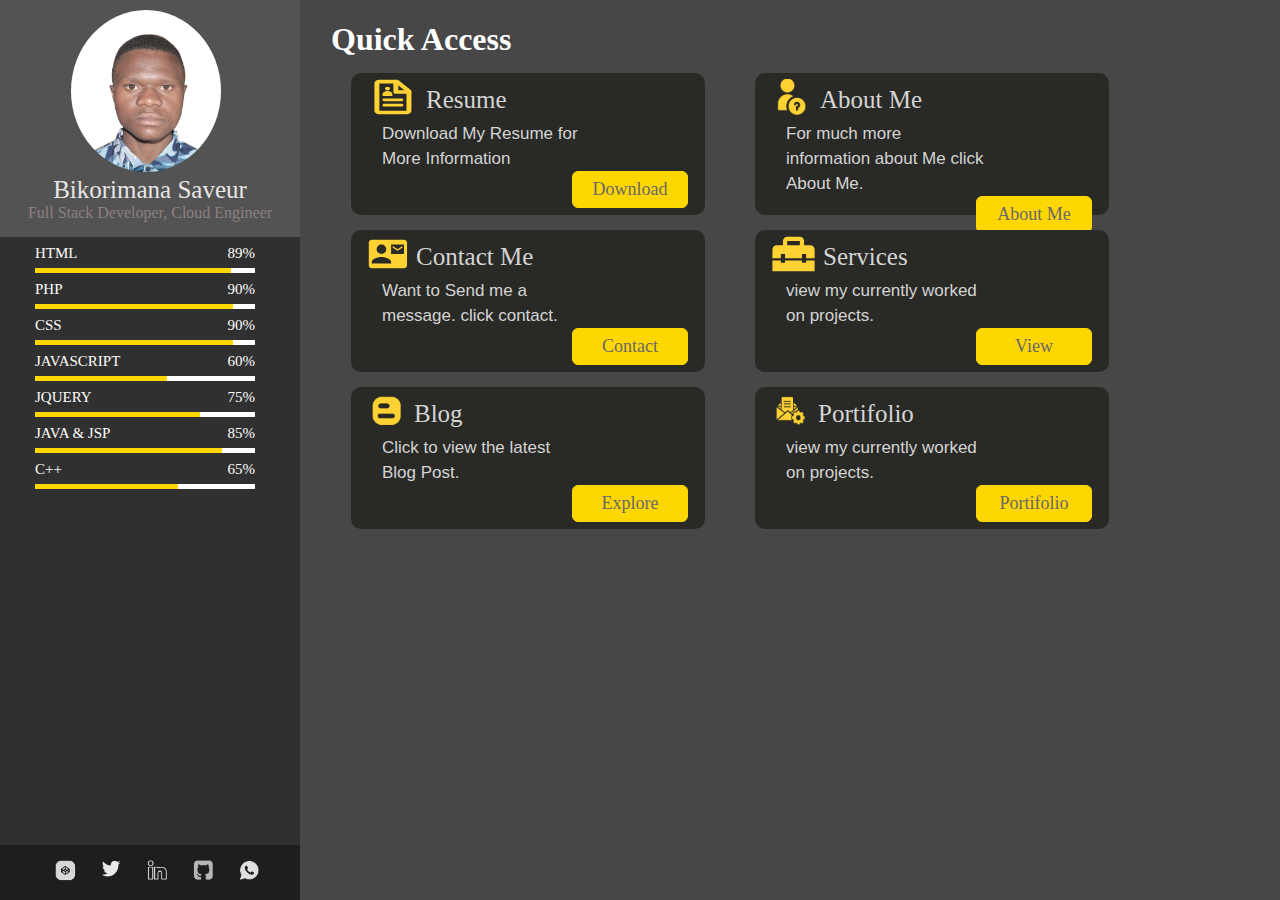
<file: index.html>
<!DOCTYPE html>
<html lang="en">
<head>
    <meta charset="UTF-8">
    <meta http-equiv="X-UA-Compatible" content="IE=edge">
    <meta name="viewport" content="width=device-width, initial-scale=1.0">
    <title>My Portifolio</title>
    <link rel="stylesheet"  media="(max-width:750px)" type="text/css" href="mobile_styles.css" />
    <link rel="stylesheet" media="(min-width:750px)"  href="styles.css">
</head>
<body>
    <div id="portifolio">
        <div class="profile">
            <div class="profilePicture">
                <div class="picture">
                <img src="images/saveur.jpg" width="150"/>
                </div>
                <span class="names"> Bikorimana Saveur</span>
                <span class="subtitle">Full Stack Developer, Cloud Engineer</span>
            </div>
            <div class="mobile_footer">
                <div class="progLanguage">
                    <div class="language">
                        <p class="lan">HTML</p>
                        <p class="prog">89%</p>
                    </div>
                    <div class="progress">
                        <div class="htmlProgress">

                        </div>
                    </div>
                </div>
                <div class="progLanguage">
                    <div class="language">
                        <p class="lan">PHP</p>
                        <p class="prog">90%</p>
                    </div>
                    <div class="progress">
                        <div class="phpProgress">

                        </div>
                    </div>
                </div>
                <div class="progLanguage">
                    <div class="language">
                        <p class="lan">CSS</p>
                        <p class="prog">90%</p>
                    </div>
                    <div class="progress">
                        <div class="cssProgress">

                        </div>
                    </div>
                </div>
                <div class="progLanguage">
                    <div class="language">
                        <p class="lan">JAVASCRIPT</p>
                        <p class="prog">60%</p>
                    </div>
                    <div class="progress">
                        <div class="jsProgress">

                        </div>
                    </div>
                </div>
                <div class="progLanguage">
                    <div class="language">
                        <p class="lan">JQUERY</p>
                        <p class="prog">75%</p>
                    </div>
                    <div class="progress">
                        <div class="jqueryProgress">

                        </div>
                    </div>
                </div>
                <div class="progLanguage">
                    <div class="language">
                        <p class="lan">JAVA & JSP</p>
                        <p class="prog">85%</p>
                    </div>
                    <div class="progress">
                        <div class="javaProgress">

                        </div>
                    </div>
                </div>
                <div class="progLanguage">
                    <div class="language">
                        <p class="lan">C++</p>
                        <p class="prog">65%</p>
                    </div>
                    <div class="progress">
                        <div class="cppProgress">

                        </div>
                    </div>
                </div>
                <div id="pageFooter">
                    <img src="images/codepen.png" width="31" height="31">
                    <img src="images/twiter.png" width="31" height="29">
                    <img src="images/linkedin.png" width="31" height="31">
                    <img src="images/github.png" width="31" height="31">
                    <img src="images/whatsapp.png" width="31" height="31">
                </div>
            </div>
        </div>

        <div class="portcontent">
           <h1 class="contentTitle margintop">Quick Access</h1>
            <div class="quickaccess">
               <div class="item">
                  <div class="item-title">
                    <span class="img">
                        <!-- <img src="images/goldResume.png" width="30" height="40"> -->
                        <svg width="50" height="38" viewBox="0 0 57 42" fill="none" xmlns="http://www.w3.org/2000/svg">
                            <path d="M22.2292 13.5268C23.8042 13.5268 25.0698 12.5958 25.0698 11.4373C25.0698 10.2788 23.8042 9.34781 22.2292 9.34781C20.6542 9.34781 19.3885 10.2788 19.3885 11.4373C19.3885 12.5958 20.6542 13.5268 22.2292 13.5268Z" fill="#FFD233"/>
                            <path fill-rule="evenodd" clip-rule="evenodd" d="M27.9385 18.0782C27.9385 15.8439 25.3792 14.2302 22.2292 14.2302C19.0792 14.2302 16.5198 15.8439 16.5198 18.0782V19.1333C16.5198 19.3195 16.6323 19.5057 16.801 19.6298C16.9698 19.7539 17.2229 19.8367 17.476 19.8367H26.9823C27.2354 19.8367 27.4885 19.7539 27.6573 19.6298C27.826 19.5057 27.9385 19.3195 27.9385 19.1333V18.0782ZM16.4635 24.1812C16.4635 23.7696 16.6858 23.375 17.0814 23.084C17.477 22.793 18.0135 22.6296 18.5729 22.6296H38.2604C38.8199 22.6296 39.3564 22.793 39.752 23.084C40.1476 23.375 40.3698 23.7696 40.3698 24.1812C40.3698 24.5927 40.1476 24.9873 39.752 25.2783C39.3564 25.5693 38.8199 25.7328 38.2604 25.7328H18.5729C18.0135 25.7328 17.477 25.5693 17.0814 25.2783C16.6858 24.9873 16.4635 24.5927 16.4635 24.1812ZM16.4635 30.3876C16.4635 29.9761 16.6858 29.5814 17.0814 29.2904C17.477 28.9994 18.0135 28.836 18.5729 28.836H38.2604C38.8199 28.836 39.3564 28.9994 39.752 29.2904C40.1476 29.5814 40.3698 29.9761 40.3698 30.3876C40.3698 30.7991 40.1476 31.1937 39.752 31.4847C39.3564 31.7757 38.8199 31.9392 38.2604 31.9392H18.5729C18.0135 31.9392 17.477 31.7757 17.0814 31.4847C16.6858 31.1937 16.4635 30.7991 16.4635 30.3876Z" fill="#FFD233"/>
                            <path fill-rule="evenodd" clip-rule="evenodd" d="M7.32292 5.5619C7.32292 3.28208 9.84855 1.42429 12.9479 1.42429H31.7635C33.3442 1.42429 34.8348 1.91666 35.8839 2.7297L35.9007 2.74419L48.0282 12.4717C49.0379 13.2641 49.5104 14.3005 49.5104 15.2853V36.594C49.5104 38.8738 46.9848 40.7316 43.8854 40.7316H12.9479C9.84855 40.7316 7.32292 38.8738 7.32292 36.594V5.5619ZM31.7607 5.5619H12.9479V36.594H43.8854V15.2687L31.8029 5.57638L31.7945 5.57431C31.7842 5.56884 31.7728 5.56465 31.7607 5.5619Z" fill="#FFD233"/>
                            <path fill-rule="evenodd" clip-rule="evenodd" d="M31.7635 1.42429C32.5095 1.42429 33.2248 1.64225 33.7523 2.03023C34.2797 2.4182 34.576 2.94441 34.576 3.49309V13.2165H46.6979C47.0673 13.2165 47.433 13.27 47.7742 13.374C48.1154 13.4779 48.4255 13.6303 48.6867 13.8224C48.9478 14.0145 49.155 14.2426 49.2963 14.4936C49.4377 14.7446 49.5104 15.0136 49.5104 15.2853C49.5104 15.557 49.4377 15.826 49.2963 16.077C49.155 16.328 48.9478 16.5561 48.6867 16.7482C48.4255 16.9403 48.1154 17.0927 47.7742 17.1966C47.433 17.3006 47.0673 17.3541 46.6979 17.3541H31.7635C31.0176 17.3541 30.3023 17.1361 29.7748 16.7482C29.2474 16.3602 28.951 15.834 28.951 15.2853V3.49309C28.951 2.94441 29.2474 2.4182 29.7748 2.03023C30.3023 1.64225 31.0176 1.42429 31.7635 1.42429Z" fill="#FFD233"/>
                            </svg>                            
                    </span>
                    <span class="ititle">Resume</span>
                  </div>
                  <p class="text">Download My Resume for More Information</p>
                  <div class="btn-container"><a href="#" class="button">Download</a></div>
               </div>
               <div class="item">
                <div class="item-title">
                  <span class="img">
                    <!-- <img src="images/about.png" width="30"> -->
                    <svg width="40" height="38" viewBox="0 0 60 54" fill="none" xmlns="http://www.w3.org/2000/svg" xmlns:xlink="http://www.w3.org/1999/xlink">
                        <rect width="60" height="54" fill="url(#pattern0)"/>
                        <defs>
                        <pattern id="pattern0" patternContentUnits="objectBoundingBox" width="1" height="1">
                        <use xlink:href="#image0_220_256" transform="translate(0 -0.164683) scale(0.00595238 0.00661376)"/>
                        </pattern>
                        <image id="image0_220_256" width="168" height="201" xlink:href="[data-uri]"/>
                        </defs>
                        </svg>
                </span>
                  <span class="ititle">About Me</span>
                </div>
                <p class="text">For much more information about Me click About Me.</p>
                <div class="btn-container"><a href="aboutme.html" class="button">About Me</a></div>
             </div>
               <div class="item">
                <div class="item-title">
                  <span class="img">
                    <!-- <img src="images/contact.png" width="30"> -->
                    <svg width="40" height="38" viewBox="0 0 45 43" fill="none" xmlns="http://www.w3.org/2000/svg">
                        <g clip-path="url(#clip0_220_229)">
                        <path d="M38.7812 14.3333V12.5417L33.3125 16.125L27.8438 12.5417V14.3333L33.3125 17.9167M40.6042 5.375H4.14583C3.1789 5.375 2.25157 5.75253 1.56784 6.42453C0.884114 7.09654 0.5 8.00797 0.5 8.95833L0.5 34.0417C0.5 34.992 0.884114 35.9035 1.56784 36.5755C2.25157 37.2475 3.1789 37.625 4.14583 37.625H40.6042C41.5711 37.625 42.4984 37.2475 43.1822 36.5755C43.8659 35.9035 44.25 34.992 44.25 34.0417V8.95833C44.25 8.00797 43.8659 7.09654 43.1822 6.42453C42.4984 5.75253 41.5711 5.375 40.6042 5.375ZM15.0833 10.75C16.5337 10.75 17.9247 11.3163 18.9503 12.3243C19.9759 13.3323 20.5521 14.6995 20.5521 16.125C20.5521 17.5505 19.9759 18.9177 18.9503 19.9257C17.9247 20.9337 16.5337 21.5 15.0833 21.5C13.6329 21.5 12.2419 20.9337 11.2163 19.9257C10.1908 18.9177 9.61458 17.5505 9.61458 16.125C9.61458 14.6995 10.1908 13.3323 11.2163 12.3243C12.2419 11.3163 13.6329 10.75 15.0833 10.75ZM26.0208 32.25H4.14583V30.4583C4.14583 26.875 11.4375 24.9042 15.0833 24.9042C18.7292 24.9042 26.0208 26.875 26.0208 30.4583M40.6042 21.5H26.0208V10.75H40.6042" fill="#FFD233"/>
                        </g>
                        <defs>
                        <clipPath id="clip0_220_229">
                        <rect width="43.75" height="43" fill="white" transform="translate(0.5)"/>
                        </clipPath>
                        </defs>
                        </svg>                                               
                </span>
                  <span class="ititle">Contact Me</span>
                </div>
                <p class="text">Want to Send me a message.  click contact.</p>
                <div class="btn-container"><a href="contactme.html" class="button">Contact</a></div>
             </div>             
             <div class="item">
                <div class="item-title">
                  <span class="img">
                    <!-- <img src="images/project.png" width="30"> -->
                    <svg width="43" height="38" viewBox="0 0 52 42" fill="none" xmlns="http://www.w3.org/2000/svg">
                        <path d="M0.5 42V28.875H10.7083V31.5H15.8125V28.875H36.2292V31.5H41.3333V28.875H51.5417V42H0.5ZM0.5 15.75C0.5 14.3062 1.00021 13.0699 2.00063 12.0409C2.99934 11.0136 4.20052 10.5 5.60417 10.5H13.2604V5.25C13.2604 3.80625 13.7606 2.57075 14.761 1.5435C15.7598 0.5145 16.9609 0 18.3646 0H33.6771C35.0807 0 36.2828 0.5145 37.2832 1.5435C38.2819 2.57075 38.7813 3.80625 38.7813 5.25V10.5H46.4375C47.8411 10.5 49.0432 11.0136 50.0436 12.0409C51.0423 13.0699 51.5417 14.3062 51.5417 15.75V26.25H41.3333V21H36.2292V26.25H15.8125V21H10.7083V26.25H0.5V15.75ZM18.3646 10.5H33.6771V5.25H18.3646V10.5Z" fill="#FFD233"/>
                    </svg>
                </span>
                  <span class="ititle">Services</span>
                </div>
                <p class="text">view my currently worked on projects.</p>
                <div class="btn-container"><a href="services.html" class="button">View</a></div>
             </div>
             <div class="item">
                <div class="item-title">
                  <span class="img">
                    <img src="images/goldblog.png" width="38" height="38">                                                                 
                </span>
                  <span class="ititle">Blog</span>
                </div>
                <p class="text">Click to view the latest Blog Post.</p>
                <div class="btn-container"><a href="blog.html" class="button">Explore</a></div>
             </div>
             <div class="item">
                <div class="item-title">
                  <span class="img">
                    <img src="images/goldport.png" width="38" height="38">                    
                </span>
                  <span class="ititle">Portifolio</span>
                </div>
                <p class="text">view my currently worked on projects.</p>
                <div class="btn-container"><a href="portifolio.html" class="button">Portifolio</a></div>
             </div>
           </div>           
        </div>
        <div class="profile mobile_only">
            <div class="progLanguage">
                <div class="language">
                    <p class="lan">HTML</p>
                    <p class="prog">89%</p>
                </div>
                <div class="progress">
                    <div class="htmlProgress">

                    </div>
                </div>
            </div>
            <div class="progLanguage">
                <div class="language">
                    <p class="lan">PHP</p>
                    <p class="prog">90%</p>
                </div>
                <div class="progress">
                    <div class="phpProgress">

                    </div>
                </div>
            </div>
            <div class="progLanguage">
                <div class="language">
                    <p class="lan">CSS</p>
                    <p class="prog">90%</p>
                </div>
                <div class="progress">
                    <div class="cssProgress">

                    </div>
                </div>
            </div>
            <div class="progLanguage">
                <div class="language">
                    <p class="lan">JAVASCRIPT</p>
                    <p class="prog">60%</p>
                </div>
                <div class="progress">
                    <div class="jsProgress">

                    </div>
                </div>
            </div>
            <div class="progLanguage">
                <div class="language">
                    <p class="lan">JQUERY</p>
                    <p class="prog">75%</p>
                </div>
                <div class="progress">
                    <div class="jqueryProgress">

                    </div>
                </div>
            </div>
            <div class="progLanguage">
                <div class="language">
                    <p class="lan">JAVA & JSP</p>
                    <p class="prog">85%</p>
                </div>
                <div class="progress">
                    <div class="javaProgress">

                    </div>
                </div>
            </div>
            <div class="progLanguage">
                <div class="language">
                    <p class="lan">C++</p>
                    <p class="prog">65%</p>
                </div>
                <div class="progress">
                    <div class="cppProgress">

                    </div>
                </div>
            </div>
            <div id="pageFooter">
                <img src="images/codepen.png" width="31" height="31">
                <img src="images/twiter.png" width="31" height="29">
                <img src="images/linkedin.png" width="31" height="31">
                <img src="images/github.png" width="31" height="31">
                <img src="images/whatsapp.png" width="31" height="31">
            </div>
        </div>
    </div>
</body>
</html>
</file>
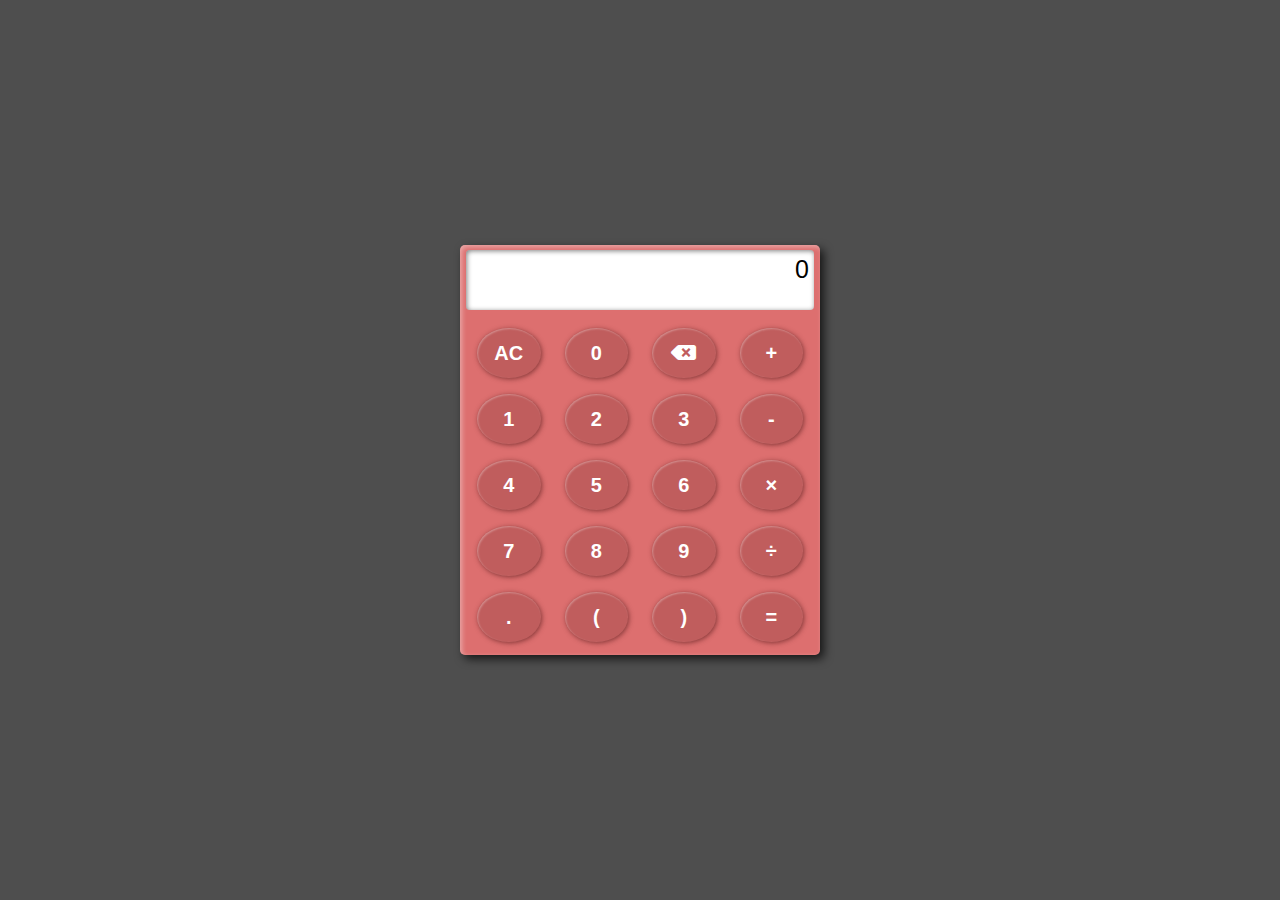
<file: Calculator/index.html>
<!DOCTYPE html>
<html lang="en">
<head>
  <meta charset="UTF-8">
  <meta http-equiv="X-UA-Compatible" content="IE=edge">
  <meta name="viewport" content="width=device-width, initial-scale=1.0">
  <link rel="stylesheet" href="https://cdnjs.cloudflare.com/ajax/libs/font-awesome/5.15.4/css/all.min.css">
  <link rel="stylesheet" href="style.css">
  <title>Calculator in javascript </title>
</head>

<body>
  <div class="container">
    <div class="calculator">
      <div class="output">
        <pre id="upper"></pre>
        <pre id="lower">0</pre>
      </div>
      <div class="input">
        <button onclick="pressAllClear()">AC</button>
        <button onclick="pressNum(this)">0</button>
        <button onclick="pressClear()"><i class="fas fa-backspace"></i></button>
        <button onclick="pressOperator(this)">+</button>
        <button onclick="pressNum(this)">1</button>
        <button onclick="pressNum(this)">2</button>
        <button onclick="pressNum(this)">3</button>
        <button onclick="pressOperator(this)">-</button>
        <button onclick="pressNum(this)">4</button>
        <button onclick="pressNum(this)">5</button>
        <button onclick="pressNum(this)">6</button>
        <button onclick="pressOperator(this)">×</button>
        <button onclick="pressNum(this)">7</button>
        <button onclick="pressNum(this)">8</button>
        <button onclick="pressNum(this)">9</button>
        <button onclick="pressOperator(this)">÷</button>
        <button onclick="pressDot()">.</button>
        <button onclick="pressBracket(this)">(</button>
        <button onclick="pressBracket(this)">)</button>
        <button onclick="pressEqual()">=</button>
      </div>
    </div>
  </div>
  <script type="text/javascript" src="script.js"></script>
</body>
</html>
</file>
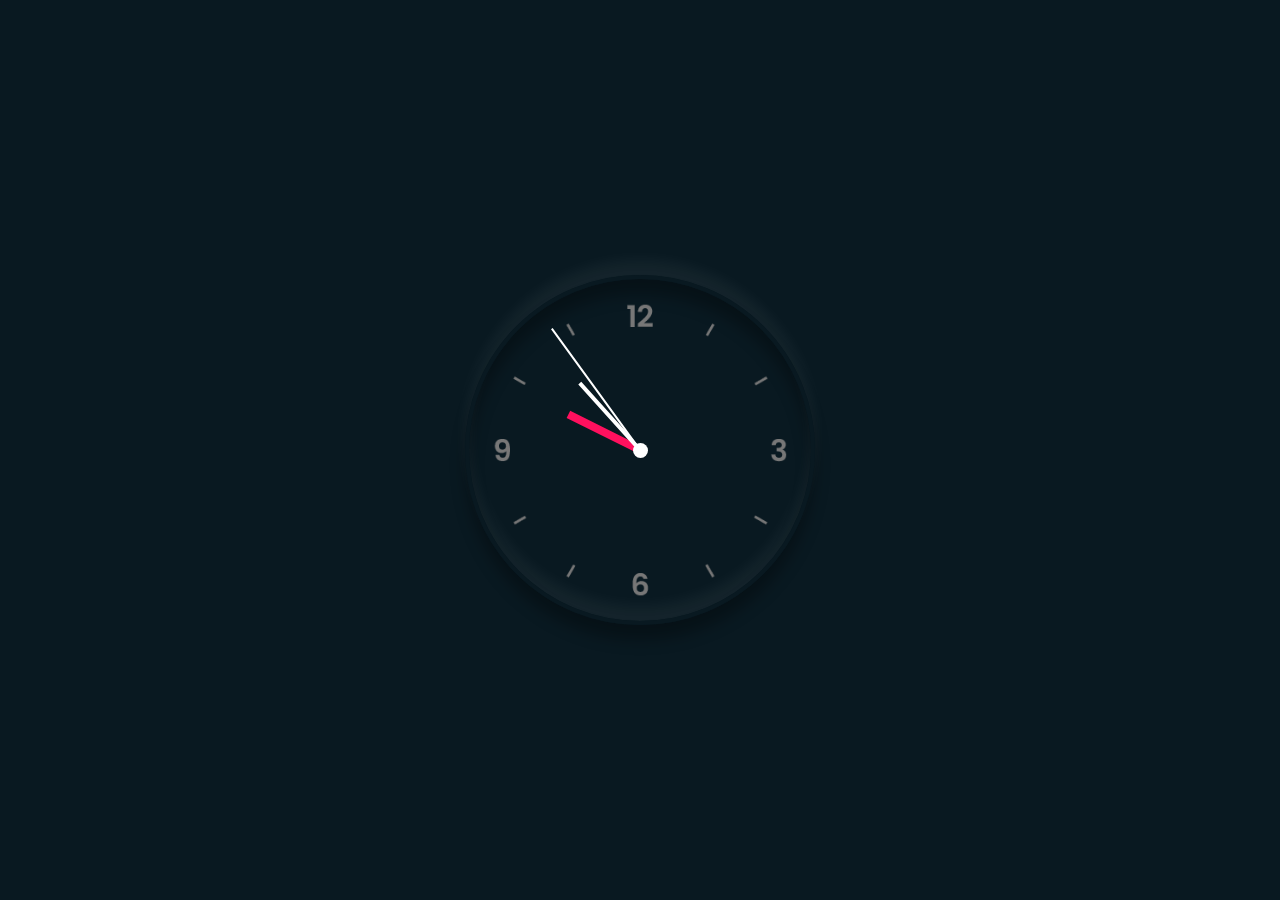
<file: Clock/index.html>
<!DOCTYPE html>
<html lang="en">
<head>
    <meta charset="UTF-8">
    <meta http-equiv="X-UA-Compatible" content="IE=edge">
    <meta name="viewport" content="width=device-width, initial-scale=1.0">
    <title>Analog clok implementation</title>
    <link rel="stylesheet" href="style.css">
</head>
<body>
    <div class="clock">
        <div class="hour">
            <div class="hr" id="hr"></div>
        </div>
        <div class="min">
            <div class="mn" id="mn"></div>
        </div>
        <div class="sec">
            <div class="sc" id="sc"></div>
        </div>
    </div>
    <script type="text/javascript">
        const deg=6;
        const hr=document.querySelector('#hr');
        const mn=document.querySelector('#mn');
        const sc=document.querySelector('#sc');
     setInterval(()=> {
        let day=new Date();
        let hh=day.getHours()*30;
        let mm=day.getMinutes()*deg;
        let ss=day.getSeconds()*deg;
        hr.style.transform = `rotateZ(${(hh)+(mm/12)+180}deg)`;
        mn.style.transform = `rotateZ(${mm+180}deg)`;
        sc.style.transform = `rotateZ(${ss+180}deg)`;
    });
    </script>
</body>
</html>
</file>
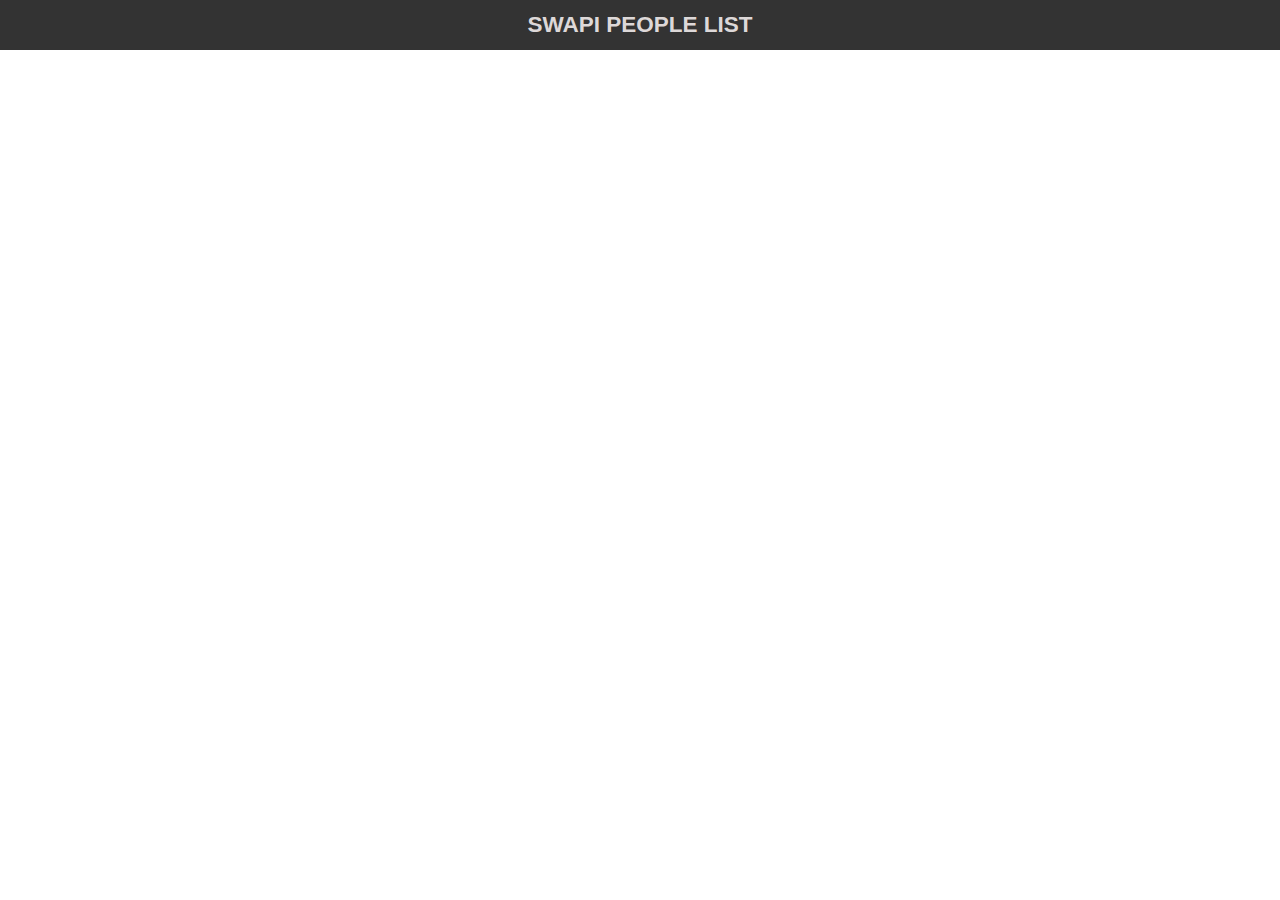
<file: SWAPI/index.html>
<!DOCTYPE html>
<html>
<head>
    <title>SWAPI PEOPLE LIST</title>
<meta name="viewport" content="width=device-width, initial-scale=1">
<link rel="stylesheet" href="styles.css">
</head>
<body>

<h2 class="sw_header">SWAPI PEOPLE LIST</h2>
<div id="swapi_content">
</div>
<div class="modal">		
  <div class="modal-wrap">
    <div class="cross">
    <img src="cross_png.svg" style="width:20px;height:20px;" alt="">  
    </div>
     <div id="modal"></div>
    </div>			          		
  </div>
<script type="text/javascript">
      const modal=document.getElementsByClassName("modal")[0];
      const modalWrap=document.getElementsByClassName("modal-wrap")[0];
      const API_KEY="563492ad6f91700001000001de87e6443b404176876f81a0ed91340d";

      window.onload=function() {
        getApiData();
        let exit=document.getElementsByClassName("cross")[0].addEventListener("click",closeModal);
      }
      function loadXHR(url) {

        return new Promise(function(resolve, reject) {
            try {
                var xhr = new XMLHttpRequest();
                xhr.open("GET", url);
                xhr.responseType = "blob";
                xhr.onerror = function() {reject("Network error.")};
                xhr.onload = function() {
                    if (xhr.status === 200) {resolve(xhr.response)}
                    else {reject("Loading error:" + xhr.statusText)}
                };
                xhr.send();
            }
            catch(err) {reject(err.message)}
        });
    }
    async function getApiData()
    {
        var single_card='';
        let response = await fetch("https://swapi.dev/api/people/");
        let response2=await fetch("https://api.pexels.com/v1/search?query=profile&per_page=10",{
                    method:"GET",
                    headers:{
                      Accept:"Application/json",
                      Authorization:API_KEY
                    }                   
        });
        if(response.status==200) {
             let data=await response.json();
             let data_photo= await response2.json();
           const arr = Object.keys(data).map((key) => [key, data[key]]);
           const arr_photo=Object.keys(data_photo).map((key) => [key,data_photo[key]]);
            for(let i=0;i<arr[3][1].length;i++)
            {
               loadXHR(arr_photo[2][1][i].src.portrait).then(function(blob) {
                let reader=new FileReader();
                reader.readAsDataURL(blob);
                   reader.addEventListener("load", () => {
                     let person={
                      image:reader.result,
                      id:arr_photo[2][1][i].id,
                      name:arr[3][1][i].name,
                      created:arr[3][1][i].created,
                      height:arr[3][1][i].height,
                      mass:arr[3][1][i].mass,
                      gender:arr[3][1][i].gender,
                      eye_color:arr[3][1][i].eye_color,
                      skin_color:arr[3][1][i].skin_color,
                      hair_color:arr[3][1][i].hair_color,
                      birth_year:arr[3][1][i].birth_year,
                      last_edited:arr[3][1][i].edited
                     };
                     localStorage.setItem("person_"+i,JSON.stringify(person));
                   });
              });
                single_card+='<div class="card" id="person_'+i+'" onclick="openModal(this)">';
                single_card+='<img src="'+arr_photo[2][1][i].src.portrait+'" height="340" alt="Avatar" style="width:100%">';
                single_card+='<div class="container">';
                single_card+='<h4><b>'+arr[3][1][i].name+'</b></h4>';
                single_card+=`<p>${(arr[3][1][i].created).substr(0,19)}</p>`;
                single_card+='</div>';
                single_card+='</div>';
            }
            localStorage.setItem("total_item",arr[3][1].length);
        }
      document.getElementById("swapi_content").innerHTML=single_card;
    }
    async function openModal(event) 
    {
            let modal_html="";
            let person_id=event.getAttribute("id");
            let total_item =localStorage.getItem("total_item");
            for(let i=0; i<total_item; i++)
            { 
              if(person_id=="person_"+i) {
                let pers=JSON.parse(localStorage.getItem("person_"+i));
                modal_html=` <img src="${pers.image}" alt="Photo">
                             <p>
                             <span><b>Names:</b>${pers.name}</span><br>
                             <span><b>Created at:</b>${pers.created}<span><br>
                             <span><b>Height:</b>${pers.height}<span><br>
                             <span><b>Mass:</b>${pers.mass}<span><br>
                             <span><b>Gender:</b>${pers.gender}<span><br>
                             <span><b>Eye Color:</b>${pers.eye_color}<span><br>
                             <span><b>Skin Color:</b>${pers.skin_color}<span><br>
                             <span><b>Hair Color:</b>${pers.hair_color}<span><br>
                             <span><b>Birth Year:</b>${pers.birth_year}<span><br>
                             <span><b>Last Edited:</b>${pers.last_edited}<span><br>
                             </p>
                             `;
                break;
              }
            }
            document.getElementById("modal").innerHTML=modal_html;
            modal.style.opacity=1;
            modal.style.zIndex=1050;
            modal.style.transition="all 300ms ease-in-out";
            modalWrap.style.opacity=1;
            modalWrap.style.transform="scale(1)";
            modalWrap.style.transition="opacity 250ms 500ms ease, transform 350ms 500ms ease";
    }
    function closeModal() 
    {
           modal.style.opacity=0;
           modal.style.zIndex=12;
          //  modal.style.transition="opacity 250ms 700ms ease";
           modalWrap.style.opacity=0;
           modalWrap.style.transform="scale(0.6)";
           modalWrap.style.transition="opacity 250ms 250ms ease, transform 300ms 250ms ease";
    }
</script>
</body>
</html>
</file>
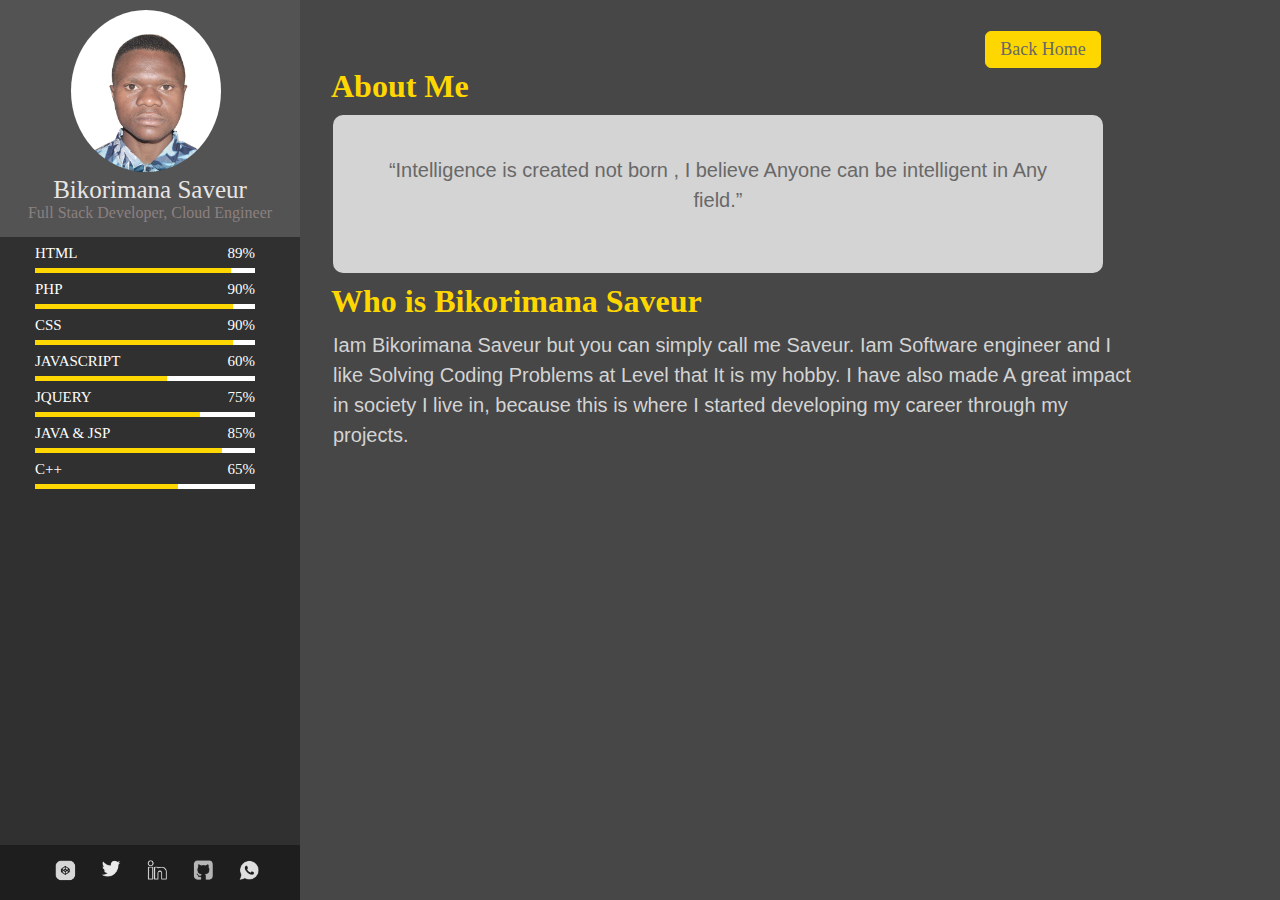
<file: aboutme.html>
<!DOCTYPE html>
<html lang="en">
<head>
    <meta charset="UTF-8">
    <meta http-equiv="X-UA-Compatible" content="IE=edge">
    <meta name="viewport" content="width=device-width, initial-scale=1.0">
    <title>My Portifolio</title>
    <link rel="stylesheet"  media="(max-width:750px)" type="text/css" href="mobile_styles.css" />
    <link rel="stylesheet" media="(min-width:750px)"  href="styles.css">
</head>
<body>
    <div id="portifolio">
        <div class="profile">
            <div class="profilePicture">
                <div class="picture">
                <img src="images/saveur.jpg" width="150"/>
                </div>
                <span class="names"> Bikorimana Saveur</span>
                <span class="subtitle">Full Stack Developer, Cloud Engineer</span>
            </div>
            <div class="mobile_footer">
                <div class="progLanguage">
                    <div class="language">
                        <p class="lan">HTML</p>
                        <p class="prog">89%</p>
                    </div>
                    <div class="progress">
                        <div class="htmlProgress">

                        </div>
                    </div>
                </div>
                <div class="progLanguage">
                    <div class="language">
                        <p class="lan">PHP</p>
                        <p class="prog">90%</p>
                    </div>
                    <div class="progress">
                        <div class="phpProgress">

                        </div>
                    </div>
                </div>
                <div class="progLanguage">
                    <div class="language">
                        <p class="lan">CSS</p>
                        <p class="prog">90%</p>
                    </div>
                    <div class="progress">
                        <div class="cssProgress">

                        </div>
                    </div>
                </div>
                <div class="progLanguage">
                    <div class="language">
                        <p class="lan">JAVASCRIPT</p>
                        <p class="prog">60%</p>
                    </div>
                    <div class="progress">
                        <div class="jsProgress">

                        </div>
                    </div>
                </div>
                <div class="progLanguage">
                    <div class="language">
                        <p class="lan">JQUERY</p>
                        <p class="prog">75%</p>
                    </div>
                    <div class="progress">
                        <div class="jqueryProgress">

                        </div>
                    </div>
                </div>
                <div class="progLanguage">
                    <div class="language">
                        <p class="lan">JAVA & JSP</p>
                        <p class="prog">85%</p>
                    </div>
                    <div class="progress">
                        <div class="javaProgress">

                        </div>
                    </div>
                </div>
                <div class="progLanguage">
                    <div class="language">
                        <p class="lan">C++</p>
                        <p class="prog">65%</p>
                    </div>
                    <div class="progress">
                        <div class="cppProgress">

                        </div>
                    </div>
                </div>
                <div id="pageFooter">
                    <img src="images/codepen.png" width="31" height="31">
                    <img src="images/twiter.png" width="31" height="29">
                    <img src="images/linkedin.png" width="31" height="31">
                    <img src="images/github.png" width="31" height="31">
                    <img src="images/whatsapp.png" width="31" height="31">
                </div>
            </div>
        </div>

        <div class="portcontent">
            <div class="backbutt"><a href="index.html" class="button">Back Home</a></div>
            <h1 class="contentTitle gold">About Me</h1>
            <div class="aboutQuote">
            <span class="quote">
            <q>Intelligence is created not born , I believe
                Anyone can be intelligent in Any field.</q>
            </span>
            </div>
            <h1 class="contentTitle gold">Who is Bikorimana Saveur</h1>
            <p class="whoami">
                Iam Bikorimana Saveur but you can simply call me
                Saveur. Iam Software engineer and I like Solving 
                Coding Problems at Level that It is my hobby.
                I have also made A great impact in society I live in,
                because this is where I started developing my career 
                through my projects.
            </p>
        </div>
        <div class="profile mobile_only">
            <div class="progLanguage">
                <div class="language">
                    <p class="lan">HTML</p>
                    <p class="prog">89%</p>
                </div>
                <div class="progress">
                    <div class="htmlProgress">

                    </div>
                </div>
            </div>
            <div class="progLanguage">
                <div class="language">
                    <p class="lan">PHP</p>
                    <p class="prog">90%</p>
                </div>
                <div class="progress">
                    <div class="phpProgress">

                    </div>
                </div>
            </div>
            <div class="progLanguage">
                <div class="language">
                    <p class="lan">CSS</p>
                    <p class="prog">90%</p>
                </div>
                <div class="progress">
                    <div class="cssProgress">

                    </div>
                </div>
            </div>
            <div class="progLanguage">
                <div class="language">
                    <p class="lan">JAVASCRIPT</p>
                    <p class="prog">60%</p>
                </div>
                <div class="progress">
                    <div class="jsProgress">

                    </div>
                </div>
            </div>
            <div class="progLanguage">
                <div class="language">
                    <p class="lan">JQUERY</p>
                    <p class="prog">75%</p>
                </div>
                <div class="progress">
                    <div class="jqueryProgress">

                    </div>
                </div>
            </div>
            <div class="progLanguage">
                <div class="language">
                    <p class="lan">JAVA & JSP</p>
                    <p class="prog">85%</p>
                </div>
                <div class="progress">
                    <div class="javaProgress">

                    </div>
                </div>
            </div>
            <div class="progLanguage">
                <div class="language">
                    <p class="lan">C++</p>
                    <p class="prog">65%</p>
                </div>
                <div class="progress">
                    <div class="cppProgress">

                    </div>
                </div>
            </div>
            <div id="pageFooter">
                <img src="images/codepen.png" width="31" height="31">
                <img src="images/twiter.png" width="31" height="29">
                <img src="images/linkedin.png" width="31" height="31">
                <img src="images/github.png" width="31" height="31">
                <img src="images/whatsapp.png" width="31" height="31">
            </div>
        </div>
    </div>
</body>
</html>
</file>
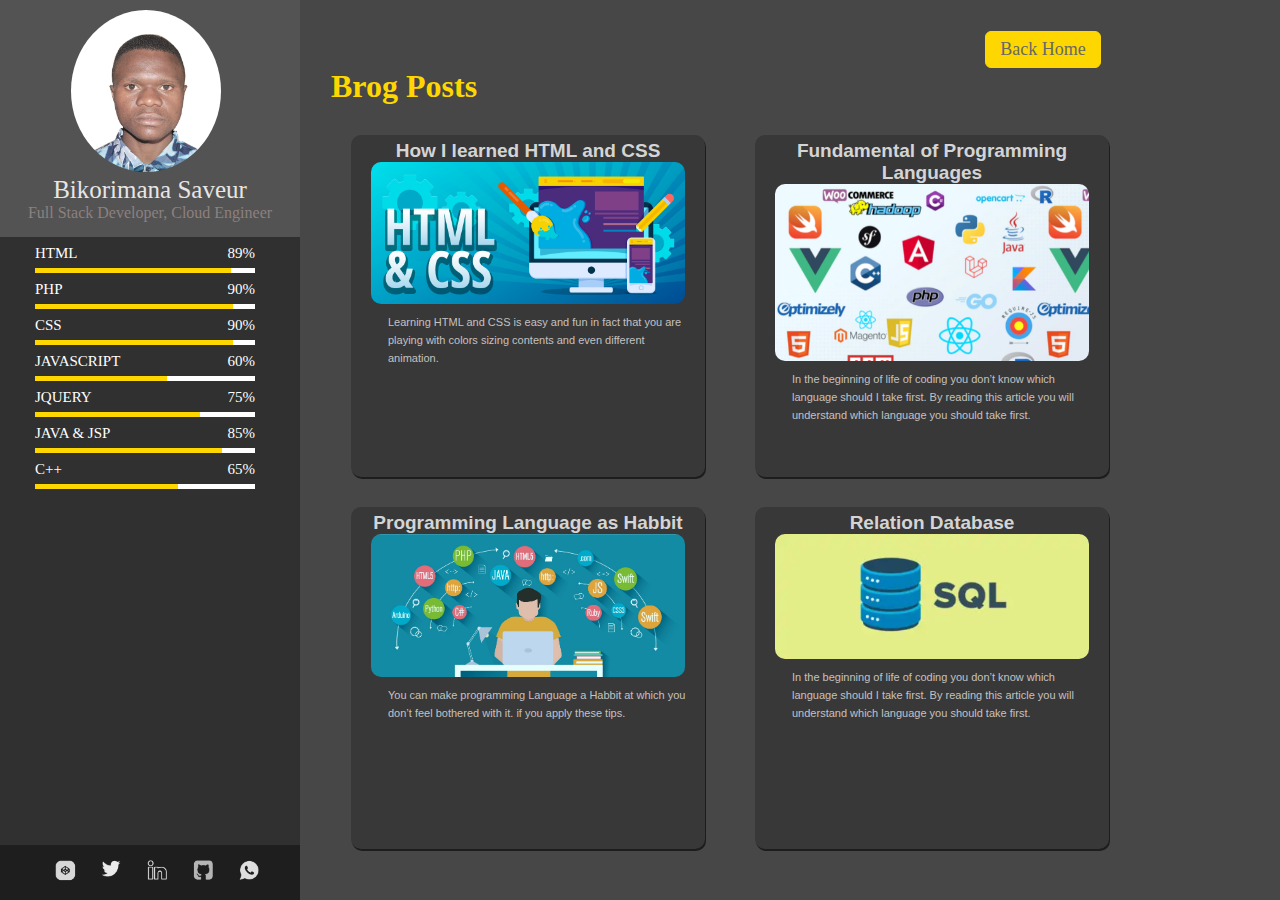
<file: blog.html>
<!DOCTYPE html>
<html lang="en">
<head>
    <meta charset="UTF-8">
    <meta http-equiv="X-UA-Compatible" content="IE=edge">
    <meta name="viewport" content="width=device-width, initial-scale=1.0">
    <title>My Portifolio</title>
    <link rel="stylesheet"  media="(max-width:750px)" type="text/css" href="mobile_styles.css" />
    <link rel="stylesheet" media="(min-width:750px)"  href="styles.css">
</head>
<body>
    <div id="portifolio">
        <div class="profile">
            <div class="profilePicture">
                <div class="picture">
                <img src="images/saveur.jpg" width="150"/>
                </div>
                <span class="names"> Bikorimana Saveur</span>
                <span class="subtitle">Full Stack Developer, Cloud Engineer</span>
            </div>
            <div class="mobile_footer">
                <div class="progLanguage">
                    <div class="language">
                        <p class="lan">HTML</p>
                        <p class="prog">89%</p>
                    </div>
                    <div class="progress">
                        <div class="htmlProgress">

                        </div>
                    </div>
                </div>
                <div class="progLanguage">
                    <div class="language">
                        <p class="lan">PHP</p>
                        <p class="prog">90%</p>
                    </div>
                    <div class="progress">
                        <div class="phpProgress">

                        </div>
                    </div>
                </div>
                <div class="progLanguage">
                    <div class="language">
                        <p class="lan">CSS</p>
                        <p class="prog">90%</p>
                    </div>
                    <div class="progress">
                        <div class="cssProgress">

                        </div>
                    </div>
                </div>
                <div class="progLanguage">
                    <div class="language">
                        <p class="lan">JAVASCRIPT</p>
                        <p class="prog">60%</p>
                    </div>
                    <div class="progress">
                        <div class="jsProgress">

                        </div>
                    </div>
                </div>
                <div class="progLanguage">
                    <div class="language">
                        <p class="lan">JQUERY</p>
                        <p class="prog">75%</p>
                    </div>
                    <div class="progress">
                        <div class="jqueryProgress">

                        </div>
                    </div>
                </div>
                <div class="progLanguage">
                    <div class="language">
                        <p class="lan">JAVA & JSP</p>
                        <p class="prog">85%</p>
                    </div>
                    <div class="progress">
                        <div class="javaProgress">

                        </div>
                    </div>
                </div>
                <div class="progLanguage">
                    <div class="language">
                        <p class="lan">C++</p>
                        <p class="prog">65%</p>
                    </div>
                    <div class="progress">
                        <div class="cppProgress">

                        </div>
                    </div>
                </div>
                <div id="pageFooter">
                    <img src="images/codepen.png" width="31" height="31">
                    <img src="images/twiter.png" width="31" height="29">
                    <img src="images/linkedin.png" width="31" height="31">
                    <img src="images/github.png" width="31" height="31">
                    <img src="images/whatsapp.png" width="31" height="31">
                </div>
            </div>
        </div>

        <div class="portcontent">
            <div class="backbutt"><a href="index.html" class="button backblog">Back Home</a></div>
            <h1 class="contentTitle gold">Brog Posts</h1>
             <div class="quickaccess">
                 <div class="item blog_card">
                     <h3 class="serviceTitle blog_title">How I learned HTML and CSS</h3>
                     <div class="blog_image">
                         <img src="images/htmlAndCss.png" class="img_blog" width="98%" height="60%">
                     </div>
                     <p class="textService blog_text">Learning HTML and CSS is easy and fun in fact that you are playing with colors sizing contents and even different animation.</p>
                 </div>
                 <div class="item blog_card">
                     <h3 class="serviceTitle blog_title">Fundamental of Programming Languages</h3>
                     <div class="blog_image">
                         <img src="images/programming.png" class="img_blog" width="98%" height="60%">
                     </div>
                     <p class="textService blog_text">In the beginning of life of coding you don’t know which language should I take first. By reading this article you will understand which language you should take first.</p>
                 </div>
                 <div class="item blog_card">
                     <h3 class="serviceTitle blog_title">Programming Language as Habbit</h3>
                     <div class="blog_image">
                         <img src="images/dfgs.jpeg" class="img_blog" width="98%" height="60%">
                     </div>
                     <p class="textService blog_text">You can make programming Language a Habbit  at which  you don’t feel bothered with it. if you  apply these tips.</p>
                 </div>
                 <div class="item blog_card">
                     <h3 class="serviceTitle blog_title">Relation Database</h3>
                     <div class="blog_image">
                         <img src="images/SQL-1-400x160.webp" class="img_blog" width="98%" height="60%">
                     </div>
                     <p class="textService blog_text">In the beginning of life of coding you don’t know which language should I take first. By reading this article you will understand which language you should take first.</p>
                 </div>
             </div>
         </div>
        <div class="profile mobile_only">
            <div class="progLanguage">
                <div class="language">
                    <p class="lan">HTML</p>
                    <p class="prog">89%</p>
                </div>
                <div class="progress">
                    <div class="htmlProgress">

                    </div>
                </div>
            </div>
            <div class="progLanguage">
                <div class="language">
                    <p class="lan">PHP</p>
                    <p class="prog">90%</p>
                </div>
                <div class="progress">
                    <div class="phpProgress">

                    </div>
                </div>
            </div>
            <div class="progLanguage">
                <div class="language">
                    <p class="lan">CSS</p>
                    <p class="prog">90%</p>
                </div>
                <div class="progress">
                    <div class="cssProgress">

                    </div>
                </div>
            </div>
            <div class="progLanguage">
                <div class="language">
                    <p class="lan">JAVASCRIPT</p>
                    <p class="prog">60%</p>
                </div>
                <div class="progress">
                    <div class="jsProgress">

                    </div>
                </div>
            </div>
            <div class="progLanguage">
                <div class="language">
                    <p class="lan">JQUERY</p>
                    <p class="prog">75%</p>
                </div>
                <div class="progress">
                    <div class="jqueryProgress">

                    </div>
                </div>
            </div>
            <div class="progLanguage">
                <div class="language">
                    <p class="lan">JAVA & JSP</p>
                    <p class="prog">85%</p>
                </div>
                <div class="progress">
                    <div class="javaProgress">

                    </div>
                </div>
            </div>
            <div class="progLanguage">
                <div class="language">
                    <p class="lan">C++</p>
                    <p class="prog">65%</p>
                </div>
                <div class="progress">
                    <div class="cppProgress">

                    </div>
                </div>
            </div>
            <div id="pageFooter">
                <img src="images/codepen.png" width="31" height="31">
                <img src="images/twiter.png" width="31" height="29">
                <img src="images/linkedin.png" width="31" height="31">
                <img src="images/github.png" width="31" height="31">
                <img src="images/whatsapp.png" width="31" height="31">
            </div>
        </div>
    </div>
</body>
</html>
</file>
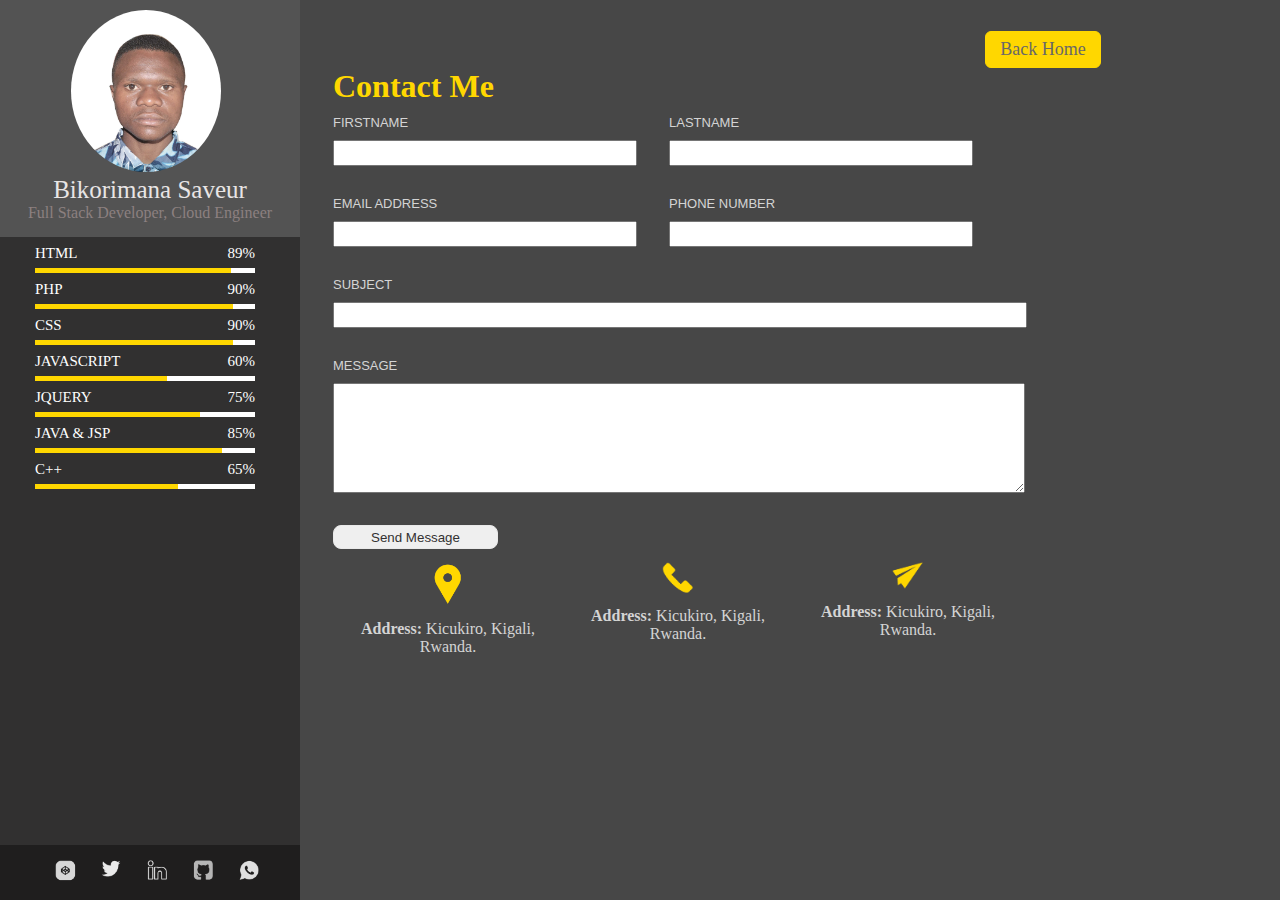
<file: contactme.html>
<!DOCTYPE html>
<html lang="en">
<head>
    <meta charset="UTF-8">
    <meta http-equiv="X-UA-Compatible" content="IE=edge">
    <meta name="viewport" content="width=device-width, initial-scale=1.0">
    <title>My Portifolio</title>
    <link rel="stylesheet"  media="(max-width:750px)" type="text/css" href="mobile_styles.css" />
    <link rel="stylesheet" media="(min-width:750px)"  href="styles.css">
</head>
<body>
    <div id="portifolio">
        <div class="profile">
            <div class="profilePicture">
                <div class="picture">
                <img src="images/saveur.jpg" width="150" alt="Saveur" />
                </div>
                <span class="names"> Bikorimana Saveur</span>
                <span class="subtitle">Full Stack Developer, Cloud Engineer</span>
            </div>
            <div class="mobile_footer">
                <div class="progLanguage">
                    <div class="language">
                        <p class="lan">HTML</p>
                        <p class="prog">89%</p>
                    </div>
                    <div class="progress">
                        <div class="htmlProgress">

                        </div>
                    </div>
                </div>
                <div class="progLanguage">
                    <div class="language">
                        <p class="lan">PHP</p>
                        <p class="prog">90%</p>
                    </div>
                    <div class="progress">
                        <div class="phpProgress">

                        </div>
                    </div>
                </div>
                <div class="progLanguage">
                    <div class="language">
                        <p class="lan">CSS</p>
                        <p class="prog">90%</p>
                    </div>
                    <div class="progress">
                        <div class="cssProgress">

                        </div>
                    </div>
                </div>
                <div class="progLanguage">
                    <div class="language">
                        <p class="lan">JAVASCRIPT</p>
                        <p class="prog">60%</p>
                    </div>
                    <div class="progress">
                        <div class="jsProgress">

                        </div>
                    </div>
                </div>
                <div class="progLanguage">
                    <div class="language">
                        <p class="lan">JQUERY</p>
                        <p class="prog">75%</p>
                    </div>
                    <div class="progress">
                        <div class="jqueryProgress">

                        </div>
                    </div>
                </div>
                <div class="progLanguage">
                    <div class="language">
                        <p class="lan">JAVA & JSP</p>
                        <p class="prog">85%</p>
                    </div>
                    <div class="progress">
                        <div class="javaProgress">

                        </div>
                    </div>
                </div>
                <div class="progLanguage">
                    <div class="language">
                        <p class="lan">C++</p>
                        <p class="prog">65%</p>
                    </div>
                    <div class="progress">
                        <div class="cppProgress">

                        </div>
                    </div>
                </div>
                <div id="pageFooter">
                    <img src="images/codepen.png" width="31" height="31">
                    <img src="images/twiter.png" width="31" height="29">
                    <img src="images/linkedin.png" width="31" height="31">
                    <img src="images/github.png" width="31" height="31">
                    <img src="images/whatsapp.png" width="31" height="31">
                </div>
            </div>
        </div>

        <div class="portcontent">
            <div class="backbutt"><a href="index.html" class="button">Back Home</a></div>
            <h1 class="contentTitle gold contactMe">Contact Me</h1>
            <div class="fullname">
                <div class="first_name">
                    <label for="first_name">FIRSTNAME</label>
                    <input type="text" name="first_name" id="first_name" onblur="validateFisrstName()">
                    <div class="firstname_error">Fill this field please</div>
                </div>
                <div class="last_name">
                    <label for="last_name">LASTNAME</label>
                    <input type="text" name="last_name" id="last_name" onblur="validateLastName()">
                    <div class="lastname_error">Fill this field please</div>
                </div>
            </div>           
            <div class="address">
                <div class="emailaddr">
                    <label for="emailaddr">EMAIL ADDRESS</label>
                    <input type="email" name="emailaddr" id="emailaddr" onblur="validateEmail()">
                    <div class="email_error">Fill this field please</div>
                </div>
                <div class="phone">
                    <label for="phone">PHONE NUMBER</label>
                    <input type="tel" name="phone" id="phone" onblur="validatePhone()">
                    <div class="phone_error">Fill this field please</div>
                </div>
            </div>
            <div class="subject">
                <label for="subject">SUBJECT</label>
                <input type="text" name="subject" id="subject" onblur="validateSubject()">
                <div class="subject_error">Fill this field please</div>
            </div>
            <div class="message">
                <label for="message">MESSAGE</label>
                <textarea name="message" id="message" onblur="validateMessage()"></textarea>
                <div class="message_error">Fill this field please</div>
            </div>
            <div class="sendMessage">
                <input type="submit" name="sendMessage" id="sendMessage" value="Send Message" onclick="validateContactForm()">
            </div>
            <div class="moreaddress">
                <div class="location">
                    <img src="images/location.png" width="40">
                    <p class="location_info"><span class="bold">Address:</span> Kicukiro, Kigali, Rwanda.</p>
                </div>
                <div class="myphone">
                    <img src="images/myphone.png" width="40">
                    <p class="location_info"><span class="bold">Address:</span> Kicukiro, Kigali, Rwanda.</p>
                </div>
                <div class="myemail">
                    <img src="images/myemaill.png" width="40">
                    <p class="location_info"><span class="bold">Address:</span> Kicukiro, Kigali, Rwanda.</p>
                </div>
            </div>
        </div>
        <div class="profile mobile_only">
            <div class="progLanguage">
                <div class="language">
                    <p class="lan">HTML</p>
                    <p class="prog">89%</p>
                </div>
                <div class="progress">
                    <div class="htmlProgress">

                    </div>
                </div>
            </div>
            <div class="progLanguage">
                <div class="language">
                    <p class="lan">PHP</p>
                    <p class="prog">90%</p>
                </div>
                <div class="progress">
                    <div class="phpProgress">

                    </div>
                </div>
            </div>
            <div class="progLanguage">
                <div class="language">
                    <p class="lan">CSS</p>
                    <p class="prog">90%</p>
                </div>
                <div class="progress">
                    <div class="cssProgress">

                    </div>
                </div>
            </div>
            <div class="progLanguage">
                <div class="language">
                    <p class="lan">JAVASCRIPT</p>
                    <p class="prog">60%</p>
                </div>
                <div class="progress">
                    <div class="jsProgress">

                    </div>
                </div>
            </div>
            <div class="progLanguage">
                <div class="language">
                    <p class="lan">JQUERY</p>
                    <p class="prog">75%</p>
                </div>
                <div class="progress">
                    <div class="jqueryProgress">

                    </div>
                </div>
            </div>
            <div class="progLanguage">
                <div class="language">
                    <p class="lan">JAVA & JSP</p>
                    <p class="prog">85%</p>
                </div>
                <div class="progress">
                    <div class="javaProgress">

                    </div>
                </div>
            </div>
            <div class="progLanguage">
                <div class="language">
                    <p class="lan">C++</p>
                    <p class="prog">65%</p>
                </div>
                <div class="progress">
                    <div class="cppProgress">

                    </div>
                </div>
            </div>
            <div id="pageFooter">
                <img src="images/codepen.png" width="31" height="31" alt="codepen">
                <img src="images/twiter.png" width="31" height="29" alt="twitter">
                <img src="images/linkedin.png" width="31" height="31" alt="lindedin">
                <img src="images/github.png" width="31" height="31" alt="github">
                <img src="images/whatsapp.png" width="31" height="31" alt="whatsapp">
            </div>
        </div>
    </div>
    <script src="javascript.js"></script>
</body>
</html>
</file>
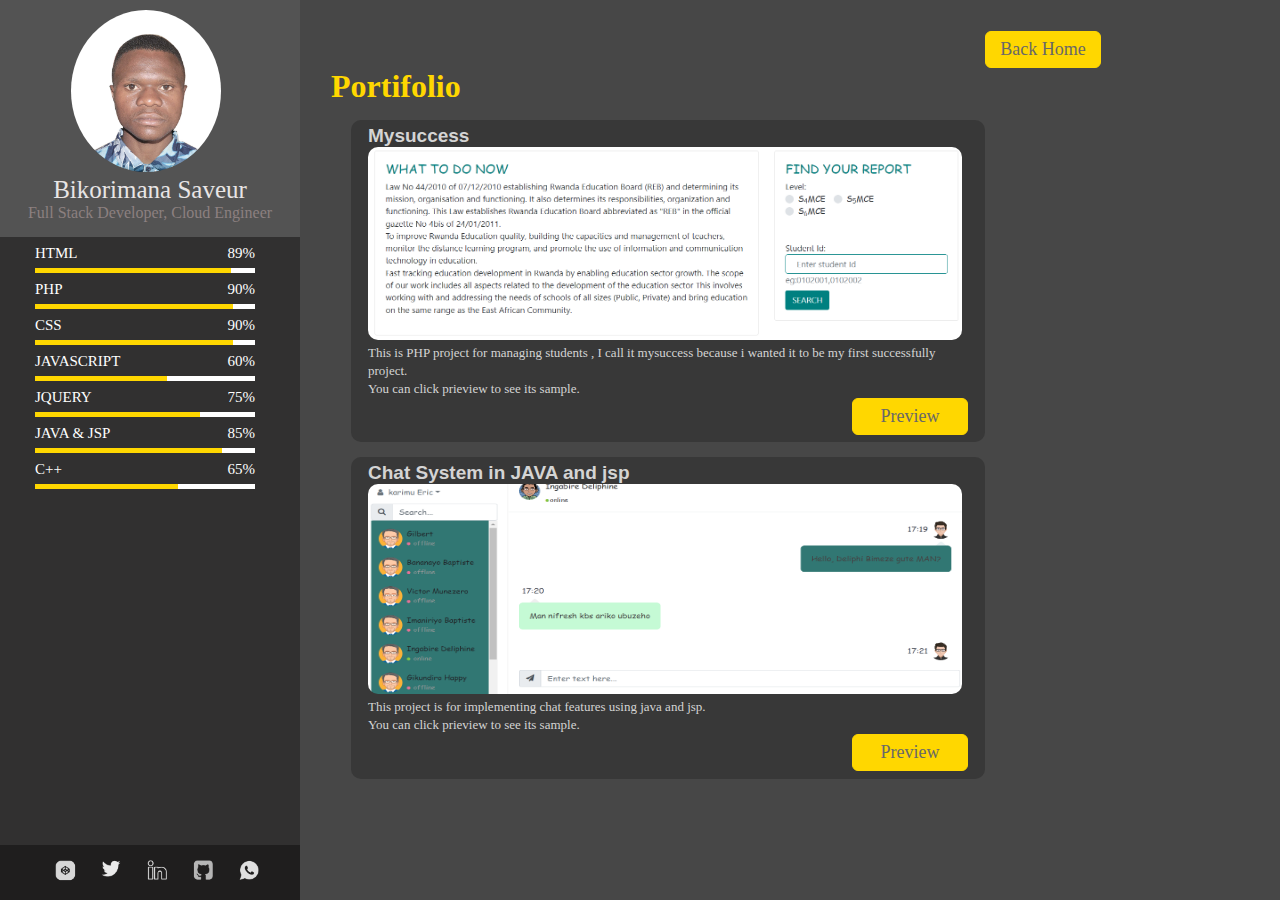
<file: portifolio.html>
<!DOCTYPE html>
<html lang="en">
<head>
    <meta charset="UTF-8">
    <meta http-equiv="X-UA-Compatible" content="IE=edge">
    <meta name="viewport" content="width=device-width, initial-scale=1.0">
    <title>My Portifolio</title>
    <link rel="stylesheet"  media="(max-width:750px)" type="text/css" href="mobile_styles.css" />
    <link rel="stylesheet" media="(min-width:750px)"  href="styles.css">
</head>
<body>
    <div id="portifolio">
        <div class="profile">
            <div class="profilePicture">
                <div class="picture">
                <img src="images/saveur.jpg" width="150"/>
                </div>
                <span class="names"> Bikorimana Saveur</span>
                <span class="subtitle">Full Stack Developer, Cloud Engineer</span>
            </div>
            <div class="mobile_footer">
                <div class="progLanguage">
                    <div class="language">
                        <p class="lan">HTML</p>
                        <p class="prog">89%</p>
                    </div>
                    <div class="progress">
                        <div class="htmlProgress">

                        </div>
                    </div>
                </div>
                <div class="progLanguage">
                    <div class="language">
                        <p class="lan">PHP</p>
                        <p class="prog">90%</p>
                    </div>
                    <div class="progress">
                        <div class="phpProgress">

                        </div>
                    </div>
                </div>
                <div class="progLanguage">
                    <div class="language">
                        <p class="lan">CSS</p>
                        <p class="prog">90%</p>
                    </div>
                    <div class="progress">
                        <div class="cssProgress">

                        </div>
                    </div>
                </div>
                <div class="progLanguage">
                    <div class="language">
                        <p class="lan">JAVASCRIPT</p>
                        <p class="prog">60%</p>
                    </div>
                    <div class="progress">
                        <div class="jsProgress">

                        </div>
                    </div>
                </div>
                <div class="progLanguage">
                    <div class="language">
                        <p class="lan">JQUERY</p>
                        <p class="prog">75%</p>
                    </div>
                    <div class="progress">
                        <div class="jqueryProgress">

                        </div>
                    </div>
                </div>
                <div class="progLanguage">
                    <div class="language">
                        <p class="lan">JAVA & JSP</p>
                        <p class="prog">85%</p>
                    </div>
                    <div class="progress">
                        <div class="javaProgress">

                        </div>
                    </div>
                </div>
                <div class="progLanguage">
                    <div class="language">
                        <p class="lan">C++</p>
                        <p class="prog">65%</p>
                    </div>
                    <div class="progress">
                        <div class="cppProgress">

                        </div>
                    </div>
                </div>
                <div id="pageFooter">
                    <img src="images/codepen.png" width="31" height="31">
                    <img src="images/twiter.png" width="31" height="29">
                    <img src="images/linkedin.png" width="31" height="31">
                    <img src="images/github.png" width="31" height="31">
                    <img src="images/whatsapp.png" width="31" height="31">
                </div>
            </div>
        </div>

        <div class="portcontent">
            <div class="backbutt"><a href="index.html" class="button backblog">Back Home</a></div>
            <h1 class="contentTitle gold">Portifolio</h1>
             <div class="quickaccess">
                 <div class="item port_card">
                     <h3 class="serviceTitle blog_title">Mysuccess</h3>
                     <div class="blog_image">
                         <img src="images/mysuccess.png" class="img_blog" width="99%" height="193">
                     </div>
                     <p class="blog_text port_text">This is PHP project  for managing students , I call it mysuccess because i wanted it to be my first successfully project.
                         <br>You can click prieview to see its sample.</p>
                     <div class="btn-container"><a href="http://mysuccess.epizy.com" target="__blank" class="button">Preview</a></div>
                 </div>
                 <div class="item port_card">
                     <h3 class="serviceTitle blog_title">Chat System in JAVA and jsp</h3>
                     <div class="blog_image">
                         <img src="images/chat.png" class="img_blog" width="99%" height="210">
                     </div>
                     <p class="blog_text port_text">This project is for implementing chat features using java and jsp.<br>
                         You can click prieview to see its sample.</p>
                     <div class="btn-container"><a href="#" class="button">Preview</a></div>
                 </div>               
             </div>
         </div>
        <div class="profile mobile_only">
            <div class="progLanguage">
                <div class="language">
                    <p class="lan">HTML</p>
                    <p class="prog">89%</p>
                </div>
                <div class="progress">
                    <div class="htmlProgress">

                    </div>
                </div>
            </div>
            <div class="progLanguage">
                <div class="language">
                    <p class="lan">PHP</p>
                    <p class="prog">90%</p>
                </div>
                <div class="progress">
                    <div class="phpProgress">

                    </div>
                </div>
            </div>
            <div class="progLanguage">
                <div class="language">
                    <p class="lan">CSS</p>
                    <p class="prog">90%</p>
                </div>
                <div class="progress">
                    <div class="cssProgress">

                    </div>
                </div>
            </div>
            <div class="progLanguage">
                <div class="language">
                    <p class="lan">JAVASCRIPT</p>
                    <p class="prog">60%</p>
                </div>
                <div class="progress">
                    <div class="jsProgress">

                    </div>
                </div>
            </div>
            <div class="progLanguage">
                <div class="language">
                    <p class="lan">JQUERY</p>
                    <p class="prog">75%</p>
                </div>
                <div class="progress">
                    <div class="jqueryProgress">

                    </div>
                </div>
            </div>
            <div class="progLanguage">
                <div class="language">
                    <p class="lan">JAVA & JSP</p>
                    <p class="prog">85%</p>
                </div>
                <div class="progress">
                    <div class="javaProgress">

                    </div>
                </div>
            </div>
            <div class="progLanguage">
                <div class="language">
                    <p class="lan">C++</p>
                    <p class="prog">65%</p>
                </div>
                <div class="progress">
                    <div class="cppProgress">

                    </div>
                </div>
            </div>
            <div id="pageFooter">
                <img src="images/codepen.png" width="31" height="31">
                <img src="images/twiter.png" width="31" height="29">
                <img src="images/linkedin.png" width="31" height="31">
                <img src="images/github.png" width="31" height="31">
                <img src="images/whatsapp.png" width="31" height="31">
            </div>
        </div>
    </div>
</body>
</html>
</file>
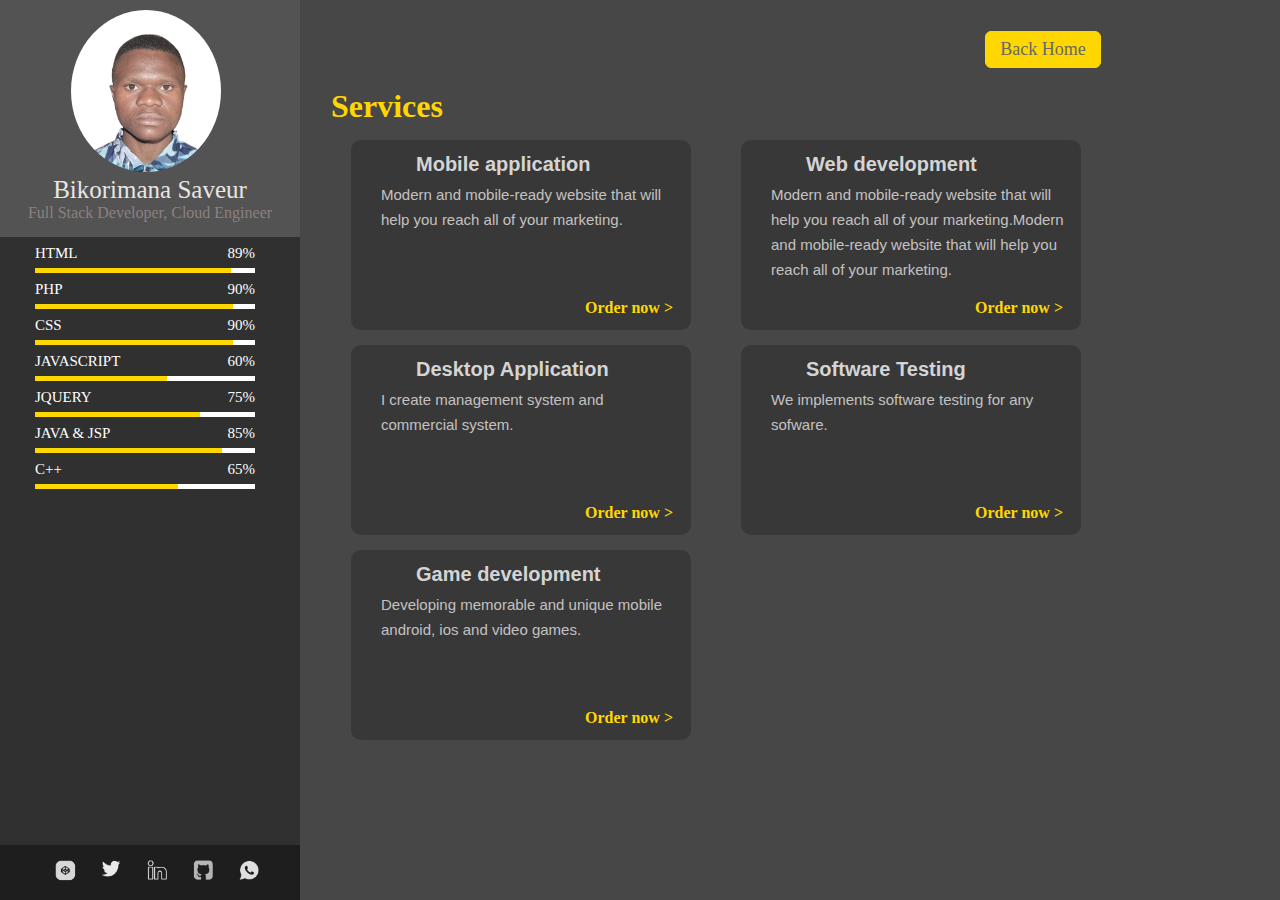
<file: services.html>
<!DOCTYPE html>
<html lang="en">
<head>
    <meta charset="UTF-8">
    <meta http-equiv="X-UA-Compatible" content="IE=edge">
    <meta name="viewport" content="width=device-width, initial-scale=1.0">
    <title>My Portifolio</title>
    <link rel="stylesheet"  media="(max-width:750px)" type="text/css" href="mobile_styles.css" />
    <link rel="stylesheet" media="(min-width:750px)"  href="styles.css">
</head>
<body>
    <div id="portifolio">
        <div class="profile">
            <div class="profilePicture">
                <div class="picture">
                <img src="images/saveur.jpg" width="150"/>
                </div>
                <span class="names"> Bikorimana Saveur</span>
                <span class="subtitle">Full Stack Developer, Cloud Engineer</span>
            </div>
            <div class="mobile_footer">
                <div class="progLanguage">
                    <div class="language">
                        <p class="lan">HTML</p>
                        <p class="prog">89%</p>
                    </div>
                    <div class="progress">
                        <div class="htmlProgress">

                        </div>
                    </div>
                </div>
                <div class="progLanguage">
                    <div class="language">
                        <p class="lan">PHP</p>
                        <p class="prog">90%</p>
                    </div>
                    <div class="progress">
                        <div class="phpProgress">

                        </div>
                    </div>
                </div>
                <div class="progLanguage">
                    <div class="language">
                        <p class="lan">CSS</p>
                        <p class="prog">90%</p>
                    </div>
                    <div class="progress">
                        <div class="cssProgress">

                        </div>
                    </div>
                </div>
                <div class="progLanguage">
                    <div class="language">
                        <p class="lan">JAVASCRIPT</p>
                        <p class="prog">60%</p>
                    </div>
                    <div class="progress">
                        <div class="jsProgress">

                        </div>
                    </div>
                </div>
                <div class="progLanguage">
                    <div class="language">
                        <p class="lan">JQUERY</p>
                        <p class="prog">75%</p>
                    </div>
                    <div class="progress">
                        <div class="jqueryProgress">

                        </div>
                    </div>
                </div>
                <div class="progLanguage">
                    <div class="language">
                        <p class="lan">JAVA & JSP</p>
                        <p class="prog">85%</p>
                    </div>
                    <div class="progress">
                        <div class="javaProgress">

                        </div>
                    </div>
                </div>
                <div class="progLanguage">
                    <div class="language">
                        <p class="lan">C++</p>
                        <p class="prog">65%</p>
                    </div>
                    <div class="progress">
                        <div class="cppProgress">

                        </div>
                    </div>
                </div>
                <div id="pageFooter">
                    <img src="images/codepen.png" width="31" height="31">
                    <img src="images/twiter.png" width="31" height="29">
                    <img src="images/linkedin.png" width="31" height="31">
                    <img src="images/github.png" width="31" height="31">
                    <img src="images/whatsapp.png" width="31" height="31">
                </div>
            </div>
        </div>

        <div class="portcontent">
            <div class="backbutt"><a href="index.html" class="button">Back Home</a></div>
            <h1 class="contentTitle margintop gold">Services</h1>
             <div class="quickaccess">
                 <div class="serviceItem">
                     <h3 class="serviceTitle">Mobile application</h3>
                     <p class="textService">Modern and mobile-ready website that will help you reach all of your marketing.</p>
                     <div class="btn-container"><a href="#" class="btnService">Order now ></a></div>
                  </div>
                  <div class="serviceItem">
                      <h3 class="serviceTitle">Web development</h3>
                      <p class="textService">Modern and mobile-ready website that will help you reach all of your marketing.Modern and mobile-ready website that will help you reach all of your marketing.</p>
                      <div class="btn-container"><a href="#" class="btnService">Order now ></a></div>
                  </div>
                  <div class="serviceItem">
                      <h3 class="serviceTitle">Desktop Application</h3>
                      <p class="textService">I create management system and commercial system.</p>
                      <div class="btn-container"><a href="#" class="btnService">Order now ></a></div>
                  </div>
                  <div class="serviceItem">
                      <h3 class="serviceTitle">Software Testing</h3>
                      <p class="textService">We implements software testing for  any sofware.</p>
                      <div class="btn-container"><a href="#" class="btnService">Order now ></a></div>
                  </div>
                  <div class="serviceItem">
                      <h3 class="serviceTitle">Game development</h3>
                      <p class="textService">Developing memorable and unique mobile android, ios and video games.</p>
                      <div class="btn-container"><a href="#" class="btnService">Order now ></a></div>
                  </div>
             </div>
         </div>
        <div class="profile mobile_only">
            <div class="progLanguage">
                <div class="language">
                    <p class="lan">HTML</p>
                    <p class="prog">89%</p>
                </div>
                <div class="progress">
                    <div class="htmlProgress">

                    </div>
                </div>
            </div>
            <div class="progLanguage">
                <div class="language">
                    <p class="lan">PHP</p>
                    <p class="prog">90%</p>
                </div>
                <div class="progress">
                    <div class="phpProgress">

                    </div>
                </div>
            </div>
            <div class="progLanguage">
                <div class="language">
                    <p class="lan">CSS</p>
                    <p class="prog">90%</p>
                </div>
                <div class="progress">
                    <div class="cssProgress">

                    </div>
                </div>
            </div>
            <div class="progLanguage">
                <div class="language">
                    <p class="lan">JAVASCRIPT</p>
                    <p class="prog">60%</p>
                </div>
                <div class="progress">
                    <div class="jsProgress">

                    </div>
                </div>
            </div>
            <div class="progLanguage">
                <div class="language">
                    <p class="lan">JQUERY</p>
                    <p class="prog">75%</p>
                </div>
                <div class="progress">
                    <div class="jqueryProgress">

                    </div>
                </div>
            </div>
            <div class="progLanguage">
                <div class="language">
                    <p class="lan">JAVA & JSP</p>
                    <p class="prog">85%</p>
                </div>
                <div class="progress">
                    <div class="javaProgress">

                    </div>
                </div>
            </div>
            <div class="progLanguage">
                <div class="language">
                    <p class="lan">C++</p>
                    <p class="prog">65%</p>
                </div>
                <div class="progress">
                    <div class="cppProgress">

                    </div>
                </div>
            </div>
            <div id="pageFooter">
                <img src="images/codepen.png" width="31" height="31">
                <img src="images/twiter.png" width="31" height="29">
                <img src="images/linkedin.png" width="31" height="31">
                <img src="images/github.png" width="31" height="31">
                <img src="images/whatsapp.png" width="31" height="31">
            </div>
        </div>
    </div>
</body>
</html>
</file>
<file: mobile_styles.css>
:root {
    --margin-left:2em;
    --color:#d4d4d4;
  }
  body {
    width:100%;
    
  }
  *  {
    margin:0px;
    padding:0px;
  }
  /* #portifolio {
    height:100vh;
    background-color:#ffffff;
    display:flex;
    flex-wrap: nowrap;
    overflow-y: hidden;
  }*/
  .profile {
    background-color: #313030;
  }
  .picture {
    width:100%;
  }
  .picture img {
    margin:auto;
    display:block;
     border-radius:50%;
  }
  .names {
    font-size:25px;
    display:block;
    color:#e8e5e5;
    text-align:center;
  }
  .subtitle {
    display:block;
    text-align:center;
    color:#8C8080;
  }
  .profilePicture {
    padding-top:10px;
    background-color:#535353;
    padding-bottom:15px;
  }
  
  .progLanguage {
    padding:0px;
    margin-left:12%;
    margin-top:8px;
  }
  .progLanguage:first-child {
    margin-top:0px;
    padding-top:20px;
  }
  .language {
    display:flex;
    flex-wrap: nowrap;
    height:23px;
    width:10rem;
  }
  .language .lan {
    text-align:left;
  }
  .language .prog ,.language .lan {
    color:#FFFFFF;
    font-size:15px;
    margin:0px;
  }
  .language .prog {
    width:19rem;
    text-align:right;
    display:none;
  }
  .progress {
    margin-top:0px;
    padding-top:0px;
    width:80%;
    height:5px;
    background-color:#FFFFFF;
  }
  .htmlProgress {
    width:89%;
    height:5px;
    background-color:#FFD700;
  }
  .phpProgress {
    width:90%;
    height:5px;
    background-color:#FFD700;
  }
  .cssProgress {
    width:90%;
    height:5px;
    background-color:#FFD700;
  }
  .jsProgress {
    width: 60%;
    height:5px;
    background-color:#FFD700;
  }
  .jqueryProgress {
    width:75%;
    height:5px;
    background-color:#FFD700;
  }
  .javaProgress {
    width:85%;
    height:5px;
    background-color:#FFD700;
  }
  .cppProgress {
    width:65%;
    height:5px;
    background-color:#FFD700;
  }
  
  #pageFooter {
    display:flex;
    justify-content: center;
    background-color:#1F1E1E;
    height:45px;
    margin-top: 20px;
    padding-top:10px;
  }
  #pageFooter img {
    margin-left:2%px;
  }
  .mobile_footer{
    display:none;
  }


  .portcontent {
    background-color:#474747;
    border:1px solid #474747;
    padding-bottom:40px;
  }
  .contentTitle {
    color:#FFFFFF;
    margin-bottom:0px;
    margin-left:2rem;
  }
  .quickaccess {
    display:flex;
    flex-wrap:wrap;
  }
  .margintop {
    margin-top:20px;
  }
  .item,.serviceItem {
    background-color:#292926;
    padding:4%;
    width:75%;
    height:150px;
    margin-left:2rem;
    margin-top: 1.4rem;
    border-radius:10px;
  }
  .item-title {
    display:flex;
    flex-wrap:nowrap;
  }
  .item-title .img,.item-title .ititle {
    display:block;
  }
  .item-title .ititle {
    margin-top:8px;
    color:var(--color);
    font-size: 25px;
    margin-left:8px;
    font-family:'Times New Roman', Times, serif;
    font-weight:lighter;
  }
  .item .text {
    overflow: hidden;
    color:var(--color);
    margin:0px;
    font-size: 17px;
    font-family:'Gill Sans', 'Gill Sans MT', Calibri, 'Trebuchet MS', sans-serif;
    line-height:25px;
    margin-top:1px;
    margin-left:14px;
  }
  .item .button,.backbutt .button {
    margin-top:0px;
    background-color:#FFD700;
    border:1px solid #FFD700;
    text-decoration:none;
    padding:7px;
    border-radius:6px;
    color:#696868;
    font-size:18px;
    text-align:center;
    width:100px;
  }
  .item .button:hover, .backbutt .button:hover {
    background-color:transparent;
    color:#ffd700;
  }
  .btn-container {
    width:100%;
    display:flex;
    justify-content: right;
  }
  .serviceItem {
    background-color: #383838;
    height: 45%;
    padding:3%;
    width:80%;
  }
  .serviceTitle {
   margin:3px 30px 6px 3%;
   color:var(--color);
   font-size:20px;
   font-family:Verdana, Geneva, Tahoma, sans-serif;
  }
  .textService {
    margin-top:5px;
    font-weight:light;
    font-size: 15px;
    font-family:Verdana, Geneva, Tahoma, sans-serif;
    color:#c5c1c1;
    padding-left: 8px;
    height:125px;
    line-height:25px;
  }
  .btnService {
  font-size:16px;
  color:#FFD700;
  font-weight:bolder;
  font-family:Cambria, Cochin, Georgia, Times, 'Times New Roman', serif;
  text-decoration:none;
  position:relative;
  bottom:8px;
  right:8px;
  }
  .gold {
    color:#FFD700;
  }
  .fullname,.address {
    display:flex;
    flex-wrap:wrap;
    max-width:700px;
    margin-left:var(--margin-left);
  }
  /* .last_name,.phone {
    margin-left:var(--margin-le;
  } */
  .first_name label,.last_name label,.emailaddr label,.phone label,.subject label,.address label,.message label {
    margin-top:10px;
    color:var(--color);
    font-size: 13px;
    display:block;
    font-family:'Gill Sans', 'Gill Sans MT', Calibri, 'Trebuchet MS', sans-serif;
  }
  .first_name,.last_name,.emailaddr,.phone {
    width:85%;
  }
  .first_name input,.last_name input,.emailaddr input,.phone input {
    margin-top:10px;
    width:100%;
    height:22px;
    display:block;
  }
  .subject,.message {
    max-width:80%;
  }
  .subject label,.message label {
    margin-left:var(--margin-left);
    margin-top:10px;
  }
  .subject input,.message textarea {
    margin-left:var(--margin-left);
    height:22px;
    margin-right:5px;
    margin-top:10px;
    width:100%;
  }
  .message textarea {
      height:108px;
  }
  .sendMessage input {
    width: 165px;
    height:24px;
    border-radius:8px;
    margin-left:var(--margin-left);
    margin-top:8px;
    border:1px solid #e9e9e9;
    color:#333131;
    cursor:pointer;
  }
  .bold {
    font-weight:bold;
  }
  .moreaddress {
    display:flex;
    justify-content: center;
    width:80%;
    margin-left:var(--margin-left);
    margin-top:9px;
  }
  .location p,.myphone p , .myemail p {
    margin:0px;
    margin-top:5px;
    color:var(--color);
  }
  .location,.myemail,.myphone {
    text-align: center;
    width:230px;
  }
  .location .location_info {
    width:3rem;
    height:5%;
  }
  .contactMe {
     margin-left:var(--margin-left);
  }
  .backbutt {
    display:flex;
    justify-content: right;
    margin:0px;
    margin-left:var(--margin-left);
    margin-right:1rem;
    margin-top:30px;
  }
  .aboutQuote {
    margin:10px 1rem 10px var(--margin-left);
    height:10%;
    line-height: 78px;
    text-align:center;
    font-size:20px;
    color:#696868;
    background-color:var(--color);
    border-radius:10px;
    padding:40px;
    font-family:Verdana, Geneva, Tahoma, sans-serif;
  }
  .quote {
    line-height:30px;
    display:block;
  }
  .whoami {
    color:var(--color);
    line-height:30px;
    font-size:20px;
    margin:10px 1rem 3px var(--margin-left);
    font-family:Verdana, Geneva, Tahoma, sans-serif;
  }
  .blog_title {
    padding:0px;
    font-size:19px;
    margin:0px;
  }
  .blog_card {
    justify-content: center;
    height:30%;
    background-color:#383838;
    text-align: center;
    box-shadow: 1px 2px #1d1d1d;
    margin-top: 30px;
  }
  .blog_card:hover {
    cursor:pointer;
    mix-blend-mode: multiply;
  }
  .blog_image .img_blog {
    border-radius:10px;
  }
  .blog_text {
    text-align:left;
    font-size:11px;
    line-height:18px;
  }
  .backblog {
    margin-bottom:0px;
  }
  .port_card {
    margin-left:5%;
    width:80%;
    height:40%;
    background-color:#383838;
  }
   .btn_port {
    bottom:14px;
  }
  .port_text {
    color:var(--color);
    font-size:13px;
  }
  .firstname_error,.lastname_error,.email_error,.phone_error,.subject_error, .message_error {
    width:60%;
    height:20px;
    background-color:#d9534f;
    border-radius:10px;
    position:relative;
    bottom: 57px;
    left:100px;
    padding-left: 30px;
    color:#ecdfdf;
    visibility: hidden;
  }
  .firstname_error::after, .lastname_error::after,.email_error::after,.phone_error::after, .subject_error::after, .message_error::after {
    content: "";
    position: absolute;
    top: 100%;
    left: 50%;
    margin-left: -5px;
    border-width: 10px;
    border-style: solid;
    border-color: #d9534f transparent transparent transparent;
  }
  .subject_error {
    left:250px;
  }
  .message_error {
    bottom:144px;
    left:250px;
  }
</file>
<file: styles.css>
:root {
  --margin-left:2rem;
  --color:#d4d4d4;
}
body {
  width:100%;
  overflow:hidden;
  /* zoom:90%; */
}
*  {
  margin:0px;
  padding:0px;
}
#portifolio {
  height:100vh;
  background-color:#ffffff;
  display:flex;
  flex-wrap: nowrap;
  overflow-y: hidden;
}
.profile {
  width:300px;
  background-color: #313030;
}
.picture {
  width:300px;
}
.picture img {
  margin:0px 71px;
   border-radius:50%;
}
.names {
  font-size:25px;
  display:block;
  color:#e8e5e5;
  text-align:center;
}
.subtitle {
  display:block;
  text-align:center;
  color:#8C8080;
}
.profilePicture {
  padding-top:10px;
  background-color:#535353;
  padding-bottom:15px;
}

.progLanguage {
  width:220px;
  padding:0px;
  margin:0px 35px;
  margin-top:8px;
}
.language {
  display:flex;
  flex-wrap: nowrap;
  height:23px;
}
.language .lan {
  text-align:left;
  width:200px;
}
.language .prog ,.language .lan {
  color:#FFFFFF;
  font-size:15px;
  margin:0px;
}
.language .prog {
  width:100px;
  text-align:right;
}
.progress {
  margin-top:0px;
  padding-top:0px;
  width:220px;
  height:5px;
  background-color:#FFFFFF;
}
.htmlProgress {
  width:196px;
  height:5px;
  background-color:#FFD700;
}
.phpProgress {
  width:198px;
  height:5px;
  background-color:#FFD700;
}
.cssProgress {
  width:198px;
  height:5px;
  background-color:#FFD700;
}
.jsProgress {
  width: 132px;
  height:5px;
  background-color:#FFD700;
}
.jqueryProgress {
  width:165px;
  height:5px;
  background-color:#FFD700;
}
.javaProgress {
  width:187px;
  height:5px;
  background-color:#FFD700;
}
.cppProgress {
  width:143px;
  height:5px;
  background-color:#FFD700;
}

#pageFooter {
  display:flex;
  justify-content: center;
  background-color:#1F1E1E;
  height:45px;
  width:300px;
  padding-top:10px;
  position:absolute;
  bottom:0px;
  left:0px;
}
#pageFooter img {
  margin-left:15px;
}
.portcontent {
  width:100%;
  background-color:#474747;
  overflow-y: scroll;
  border:1px solid #474747;
  padding-bottom:40px;
}
.contentTitle {
  color:#FFFFFF;
  margin-left:30px;
  margin-bottom:0px;
}
.quickaccess {
  display:flex;
  flex-wrap:wrap;
}
.margintop {
  margin-top:20px;
}
.item,.serviceItem {
  background-color:#292926;
  padding:17px;
  padding-top:5px;
  width:20rem;
  height:120px;
  margin-left:50px;
  margin-top: 15px;
  border-radius:10px;
}
.item-title {
  display:flex;
  flex-wrap:nowrap;
}
.item-title .img,.item-title .ititle {
  display:block;
}
.item-title .ititle {
  margin-top:8px;
  color:var(--color);
  font-size: 25px;
  margin-left:8px;
  font-family:'Times New Roman', Times, serif;
  font-weight:lighter;
}
.item .text {
  width:200px;
  overflow: hidden;
  color:var(--color);
  margin:0px;
  font-size: 17px;
  font-family:'Gill Sans', 'Gill Sans MT', Calibri, 'Trebuchet MS', sans-serif;
  line-height:25px;
  margin-top:1px;
  margin-left:14px;
}
.item .button,.backbutt .button {
  margin-top:0px;
  background-color:#FFD700;
  border:1px solid #FFD700;
  text-decoration:none;
  padding:7px;
  border-radius:6px;
  color:#696868;
  font-size:18px;
  text-align:center;
  width:100px;
}
.item .button:hover, .backbutt .button:hover {
  background-color:transparent;
  color:#ffd700;
}
.btn-container {
  width:100%;
  display:flex;
  justify-content: right;
}
.serviceItem {
  background-color: #383838;
  height: 170px;
  padding:10px;
  width:320px;
}
.serviceTitle {
 margin:3px 30px 6px 55px;
 color:var(--color);
 font-size:20px;
 font-family:Verdana, Geneva, Tahoma, sans-serif;
}
.textService {
  margin-top:5px;
  font-weight:light;
  font-size: 15px;
  font-family:Verdana, Geneva, Tahoma, sans-serif;
  color:#c5c1c1;
  padding-left: 20px;
  height:125px;
  line-height:25px;
}
.btnService {
font-size:16px;
color:#FFD700;
font-weight:bolder;
font-family:Cambria, Cochin, Georgia, Times, 'Times New Roman', serif;
text-decoration:none;
position:relative;
bottom:8px;
right:8px;
}
.gold {
  color:#FFD700;
}
.fullname,.address {
  display:flex;
  flex-wrap:wrap;
  max-width:700px;
  margin-left:var(--margin-left);
}
.last_name,.phone {
  margin-left:var(--margin-left);
}
.first_name label,.last_name label,.emailaddr label,.phone label,.subject label,.address label,.message label {
  margin-top:10px;
  color:var(--color);
  font-size: 13px;
  display:block;
  font-family:'Gill Sans', 'Gill Sans MT', Calibri, 'Trebuchet MS', sans-serif;
}
.first_name input,.last_name input,.emailaddr input,.phone input {
  margin-top:10px;
  width:300px;
  height:22px;
  display:block;
}
.subject,.message {
  max-width:690px;
}
.subject label,.message label {
  margin-left:var(--margin-left);
  margin-top:10px;
}
.subject input,.message textarea {
  margin-left:var(--margin-left);
  height:22px;
  margin-right:5px;
  margin-top:10px;
  width:100%;
}
.message textarea {
    height:108px;
}
.sendMessage input {
  width: 165px;
  height:24px;
  border-radius:8px;
  margin-left:var(--margin-left);
  margin-top:8px;
  border:1px solid #e9e9e9;
  color:#333131;
  cursor:pointer;
}
.bold {
  font-weight:bold;
}
.moreaddress {
  display:flex;
  justify-content: center;
  width:690px;
  margin-left:var(--margin-left);
  margin-top:9px;
}
.location p,.myphone p , .myemail p {
  margin:0px;
  margin-top:5px;
  color:var(--color);
}
.location,.myemail,.myphone {
  text-align: center;
  width:230px;
}
.contactMe {
   margin-left:var(--margin-left);
}
.backbutt {
  display:flex;
  margin-left:var(--margin-left);
  justify-content: right;
  width:800px;
  margin:0px;
  margin-top:30px;
}
.aboutQuote {
  margin:10px 1rem 10px var(--margin-left);
  height:78px;
  width:690px;
  line-height: 78px;
  text-align:center;
  font-size:20px;
  color:#696868;
  background-color:var(--color);
  border-radius:10px;
  padding:40px;
  font-family:Verdana, Geneva, Tahoma, sans-serif;
}
.quote {
  line-height:30px;
  display:block;
}
.whoami {
  color:var(--color);
  line-height:30px;
  width:800px;
  font-size:20px;
  margin:10px 1rem 3px var(--margin-left);
  font-family:Verdana, Geneva, Tahoma, sans-serif;
}
.blog_title {
  padding:0px;
  font-size:19px;
  margin:0px;
}
.blog_card {
  justify-content: center;
  height:20rem;
  background-color:#383838;
  text-align: center;
  box-shadow: 1px 2px #1d1d1d;
  margin-top: 30px;
}
.blog_card:hover {
  cursor:pointer;
  mix-blend-mode: multiply;
}
.blog_image .img_blog {
  border-radius:10px;
}
.blog_text {
  text-align:left;
  font-size:11px;
  line-height:18px;
}
.backblog {
  margin-bottom:0px;
}
.port_card {
  width:600px;
  height:300px;
}
 .btn_port {
  bottom:14px;
}
.port_text {
  color:var(--color);
  font-size:13px;
}
.port_card {
  background-color:#383838;
}
.firstname_error,.lastname_error,.email_error,.phone_error,.subject_error, .message_error {
  width:200px;
  height:20px;
  background-color:#d9534f;
  border-radius:10px;
  position:relative;
  bottom: 57px;
  left:100px;
  padding-left: 30px;
  color:#ecdfdf;
  visibility: hidden;
}
.firstname_error::after, .lastname_error::after,.email_error::after,.phone_error::after, .subject_error::after, .message_error::after {
  content: "";
  position: absolute;
  top: 100%;
  left: 50%;
  margin-left: -5px;
  border-width: 10px;
  border-style: solid;
  border-color: #d9534f transparent transparent transparent;
}
.subject_error {
  left:250px;
}
.message_error {
  bottom:144px;
  left:250px;
}
.mobile_only {
  display:none;
}
</file>
<file: Calculator/style.css>
body {
  margin: 0;
  box-sizing: border-box;
}

.container {
  display: flex;
  justify-content: center;
  align-items: center;
  height: 100vh;
  background-color: #4e4e4e;
}

.calculator {
  background: #dd6f6f;
  border-radius: 5px;
  padding: 5px;
  width: 350px;
  min-width: 350px;
  box-shadow: inset 2px 2px 5px rgba(255, 255, 255, 0.4),
                    4px 4px 10px rgba(0, 0, 0, 0.7);
}

.output {
  display: flex;
  flex-direction: column;
  align-items: flex-end;
  position: relative;
  background: #ffffff;
  min-height: 50px;
  padding: 5px;
  margin: 0 1px 10px;
  border-radius: 0.25rem;
  box-shadow: inset 1px 1px 5px rgba(0, 0, 0, 0.5);
}

.output pre {
  text-align: right;
  font-size: 25px;
  margin: 0;
  font-family: \'Orbitron\', sans-serif;
  width: 288px;
  overflow-x: auto;
  -ms-overflow-style: none;
  scrollbar-width: none;
}

.output pre::-webkit-scrollbar {
  display: none;
}

.output #upper {
  color: #424242;
  font-size: 18px;
}

.input {
  display: flex;
  flex-wrap: wrap;
  justify-content: space-between;
}

.input button {
  width: calc(25% - 24px);
  height: 50px;
  margin: 8px 12px;
  border-radius: 50%;
  background-color: #c05d5d;
  box-shadow: inset 1px 1px 2px rgba(255, 255, 255, 0.3),
                    1px 1px 5px rgba(94, 31, 31, 0.7);
  color: white;
  font-size: 20px;
  font-weight: bold;
  cursor: pointer;
  outline: none;
  border: none;
}

.input button:hover {
  background-color: #b35555;
}

.input button:active {
  box-shadow: inset 1px 1px 5px rgba(94, 31, 31, 0.7),
              inset -1px -1px 2px rgba(255, 255, 255, 0.3);
  color: #642929;
}
</file>
<file: Clock/style.css>
* {
    margin:0;
    padding:0;
    box-sizing:border-box;
}
body {
    display:flex;
    justify-content: center;
    align-items: center;
    min-height:100vh;
    background-color:#091921;
}
.clock {
    width:350px;
    height:350px;
    display:flex;
    justify-content: center;
    align-items: center;
    background:url(clock.png);
    background-size: cover;
    border:4px solid #091921;
    border-radius: 50%;
    box-shadow: 0 -15px 15px rgba(255,255,255,0.05),
                inset 0 -15px 15px rgba(255,255,255,0.05),
                0 15px 15px rgba(0,0,0,0.3),
                inset 0 15px 15px rgba(0,0,0,0.3);
}
.clock:before {
    content:'';
    position:absolute;
    width:15px;
    height:15px;
    background: #fff;
    border-radius: 50%;
    z-index:10000;
}
.clock .hour,
.clock .min,
.clock .sec {
    position:absolute;
}
.clock .hour, .hr {
    width:160px;
    height:160x;
}
.clock .min, .mn {
    width:190px;
    height:190x;
}
.clock .sec, .sc {
    width:230px;
    height:230x;
}
.hr , .mn , .sc {
    display:flex;
    justify-content: center;
    /* align-items: center; */
    position:absolute;
    border-radius: 50%;
}
.hr:before {
    content:'';
    position:absolute;
    width:8px;
    height:80px;
    background:#ff105e;
    z-index:10;
    border-radius:6px 6px 0 0;
}
.mn:before {
    content:'';
    position:absolute;
    width:4px;
    height:90px;
    background:#fff;
    z-index:11;
    border-radius:6px 6px 0 0;
}
.sc:before {
    content:'';
    position:absolute;
    width:2px;
    height:150px;
    background:#fff;
    z-index:12;
    border-radius:6px 6px 0 0;
}
</file>
<file: SWAPI/styles.css>
.card {
    box-shadow: 0 4px 8px 0 rgba(0,0,0,0.2);
    transition: 0.3s;
    width: 18rem;
    cursor:pointer;
    position:relative;
    z-index:inherit;
  }
  img {
    width:100%;
    object-fit: cover;
  }
  .card:hover {
    box-shadow: 0 8px 16px 0 rgba(0,0,0,0.2);
  }
  
  .container {
    padding: 2px 16px;
  }
  #swapi_content { 
   display: grid; 
   grid-template-columns: repeat(4, 1fr);
   grid-auto-rows: auto;  
   grid-gap: 1rem; 
   margin-left:20px;
   margin-bottom:50px;
   z-index:20;
   }
   .sw_header {
    text-align:center;
    background-color:#333;
    color:#ddd8d8;
    margin:0px;
    margin-bottom:20px;
    height:50px;
    line-height:50px;
   }
@import url('https://fonts.googleapis.com/css?family=Poppins:400,500,600,700,800,900');
*,
*::before,
*::after {
  box-sizing: border-box;
}
body{
	font-family: 'Poppins', sans-serif;
	font-weight: 400;
	font-size: 15px;
	line-height: 1.7;
	color: #1f2029;
  	background-color: #fff;
    padding-top:0px;
    margin:0px;
}
.modal{
  position: fixed;
  display: block;
  display: -ms-flexbox;
  display: flex;
  -ms-flex-wrap: wrap;
  flex-wrap: wrap;
  -ms-flex-pack: center;
  justify-content: center;
  margin: 0 auto;
  top: 0;
  left: 0;
  width: 100%;
  height: 100%;
  overflow: hidden;
  background-color: rgba(31,32,41,.75);
  opacity: 0;
  transition: opacity 250ms 700ms ease;
  cursor:default;
  z-index:1;
}
.modal-wrap {
  position: relative;
  display: block;
  width: 100%;
  max-width: 400px;
  margin: 0 auto;
  margin-top: 20px;
  margin-bottom: 20px;
  border-radius: 4px;
  overflow-y: hidden;
  padding-bottom: 20px;
  background-color: #fff;
    -ms-flex-item-align: center;
    align-self: center;
    box-shadow: 0 12px 25px 0 rgba(199,175,189,.25);
  opacity: 0;
  transform: scale(0.6);
  transition: opacity 250ms 250ms ease, transform 300ms 250ms ease;
  cursor:pointer;
}
.modal-wrap img {
  display: block;
  width: 100%;
  height: 300px;
}
.modal-wrap p {
  margin:0px;
  padding: 5px 30px 0 30px;
}
.modal-wrap .cross {
    position:absolute;
    top:8px;
    right:8px;
    cursor:pointer;
}
@media (min-width: 501px) and (max-width:800px) {
   #swapi_content { 
      grid-template-columns: repeat(3, 1fr);
   }
}
@media screen and (max-width: 500px) {
	.modal-wrap {
		width: calc(100% - 40px);
		padding-bottom: 15px;
	}
	.modal-wrap p {
	  padding: 15px 20px 0 20px;
	}
 #swapi_content { 
   grid-template-columns: repeat(1, 1fr);
 }
 .card {
   width:20rem;
 }
}
</file>
